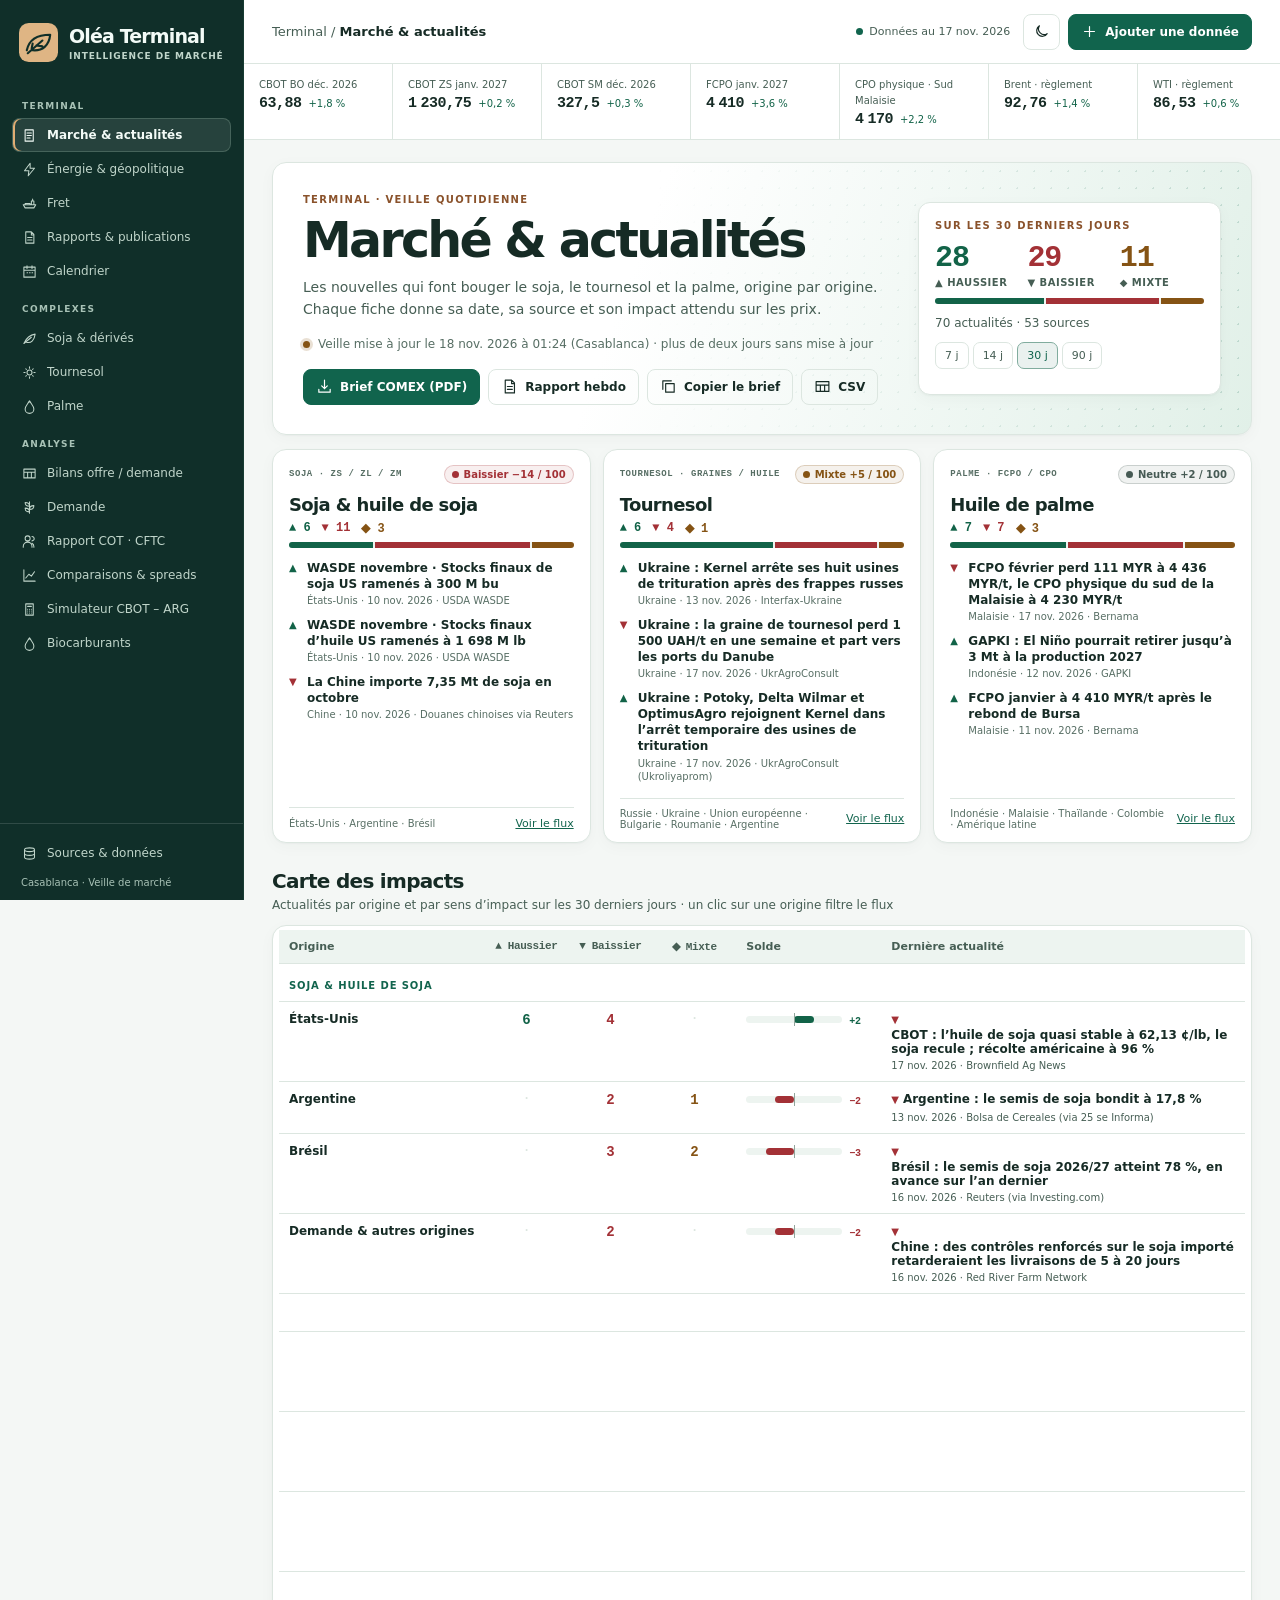
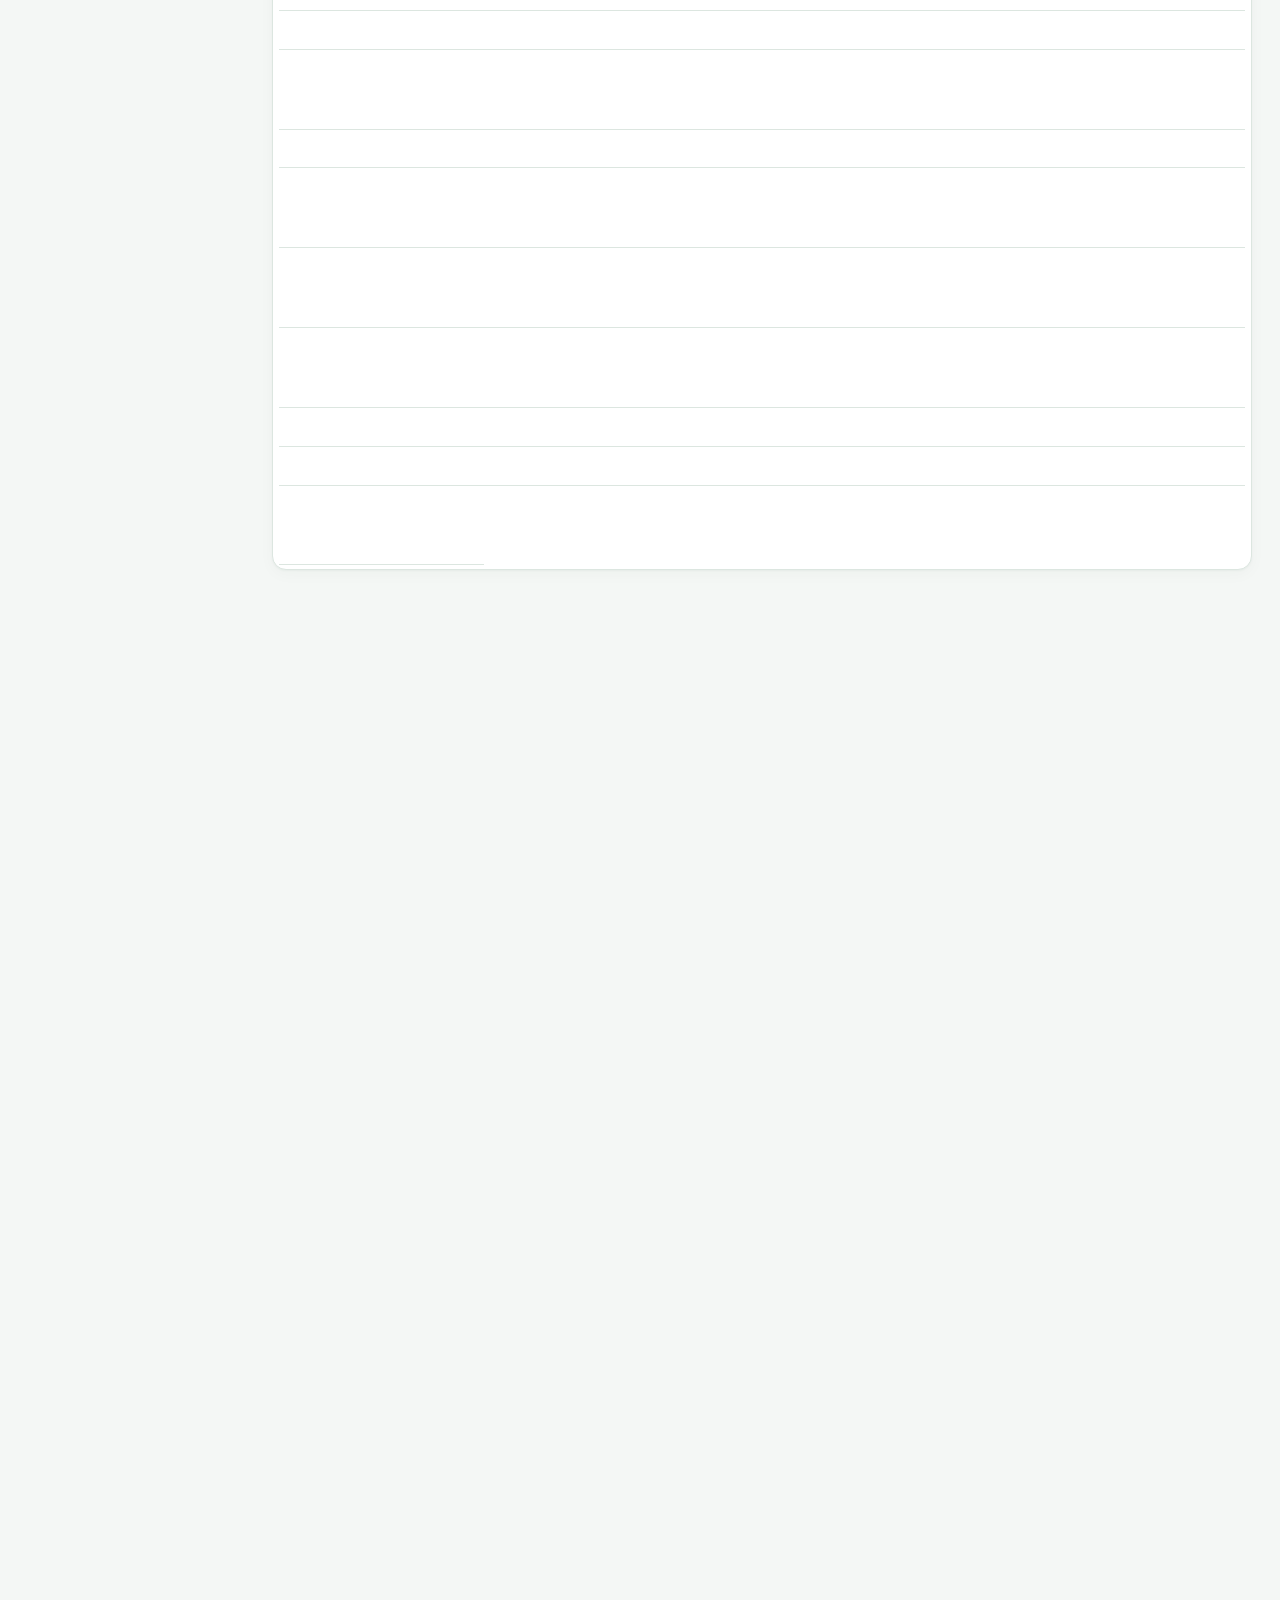
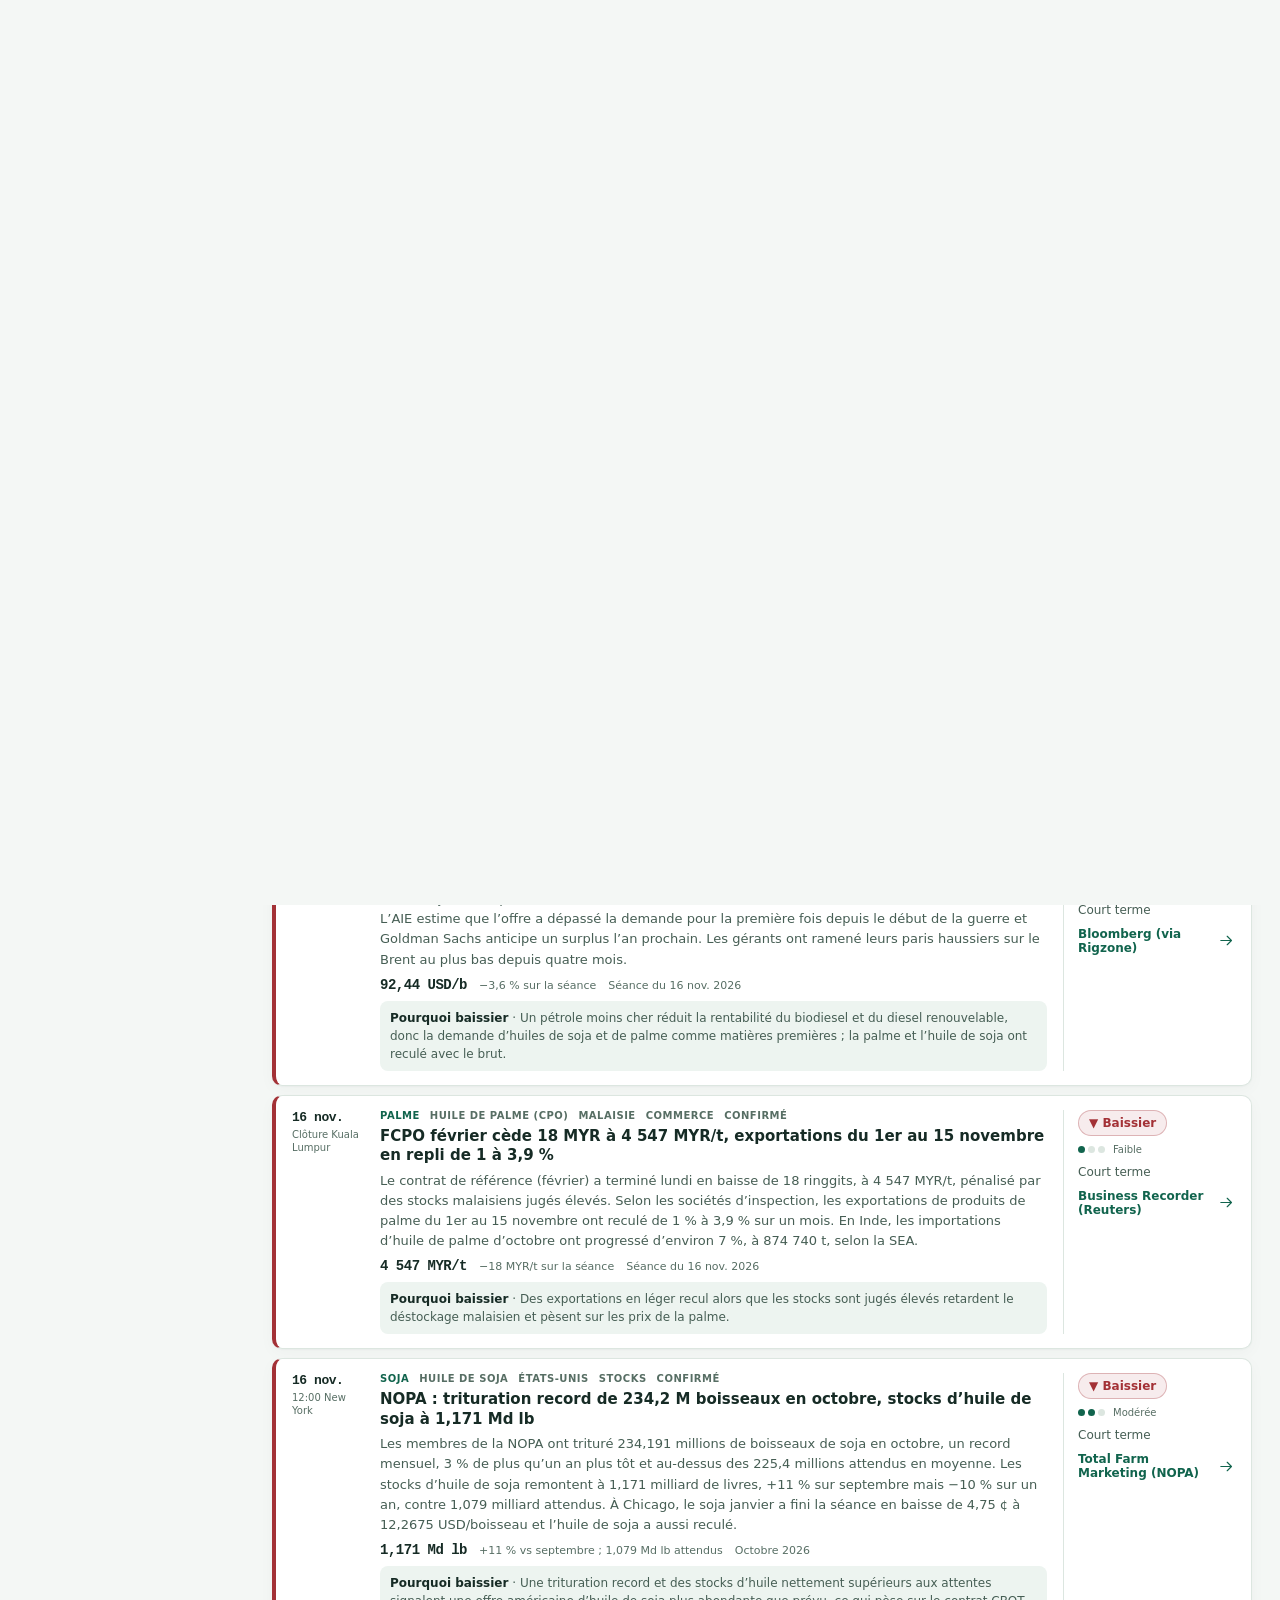
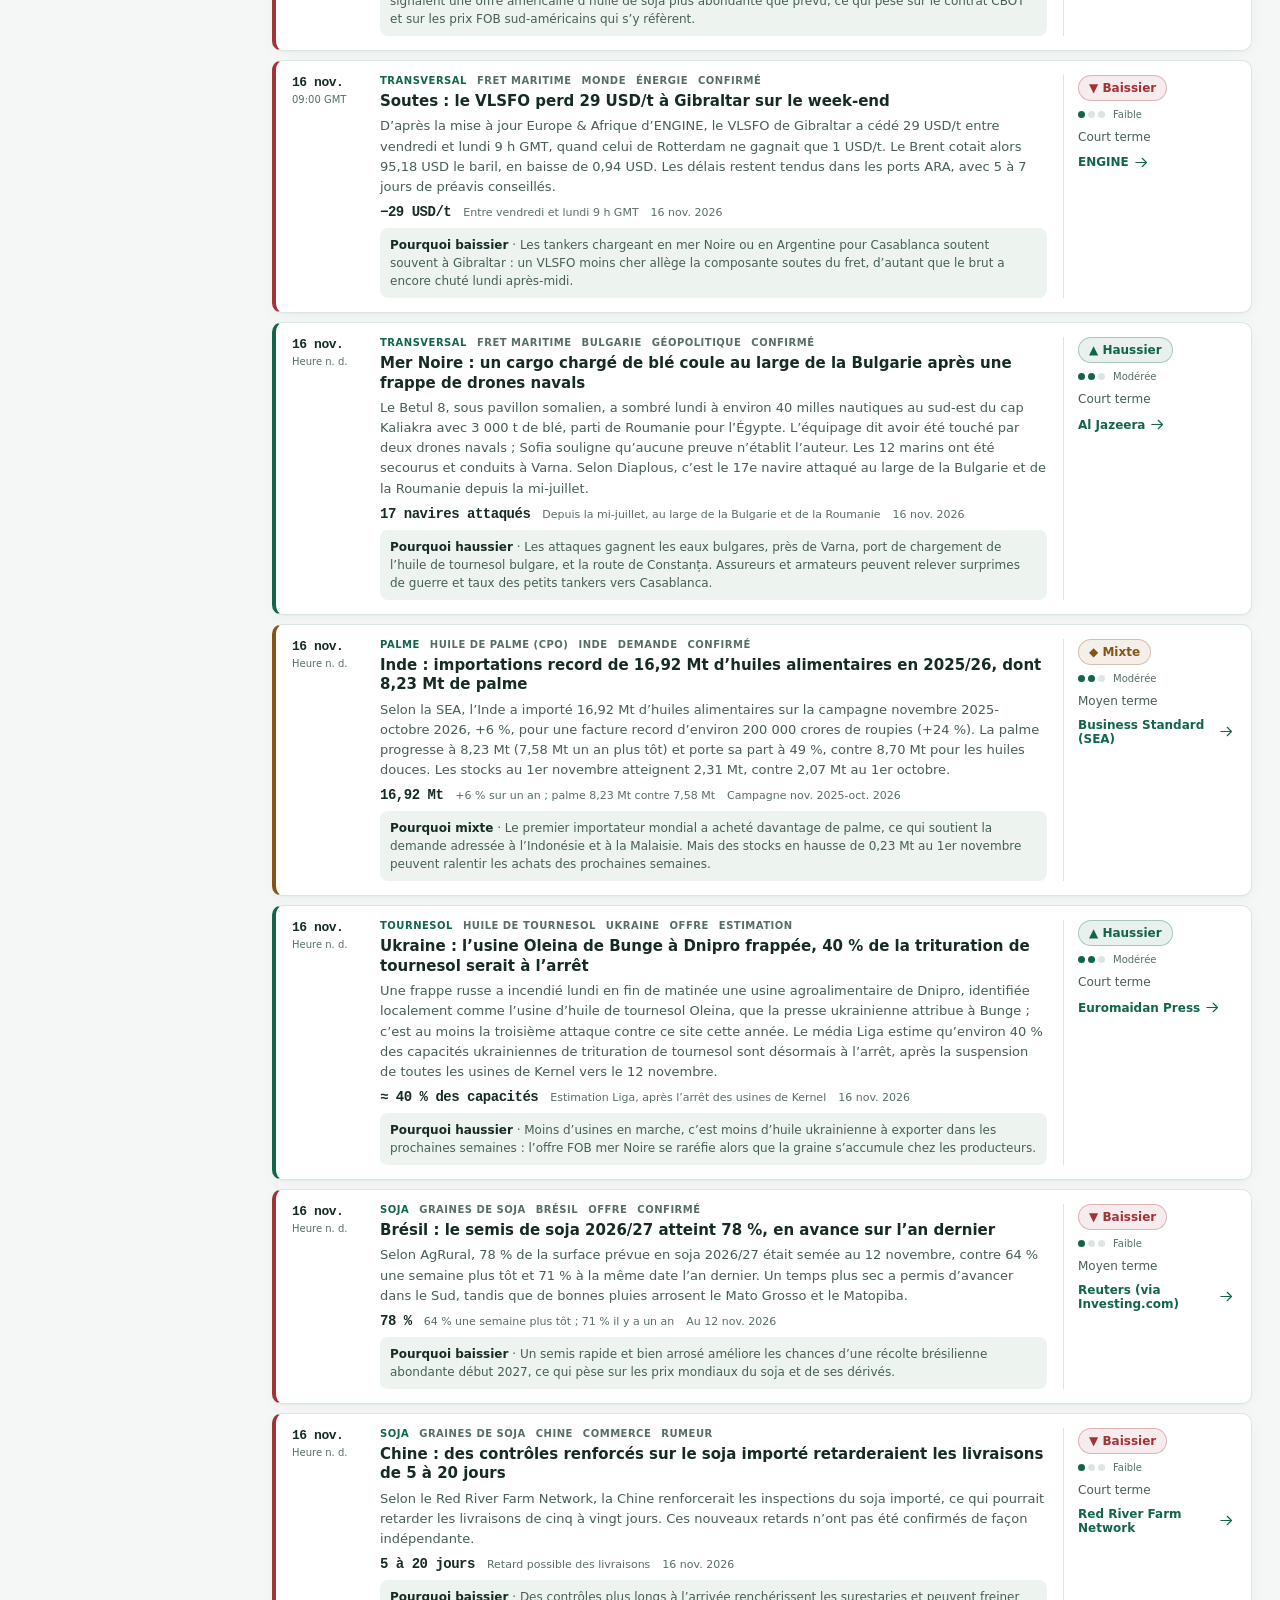
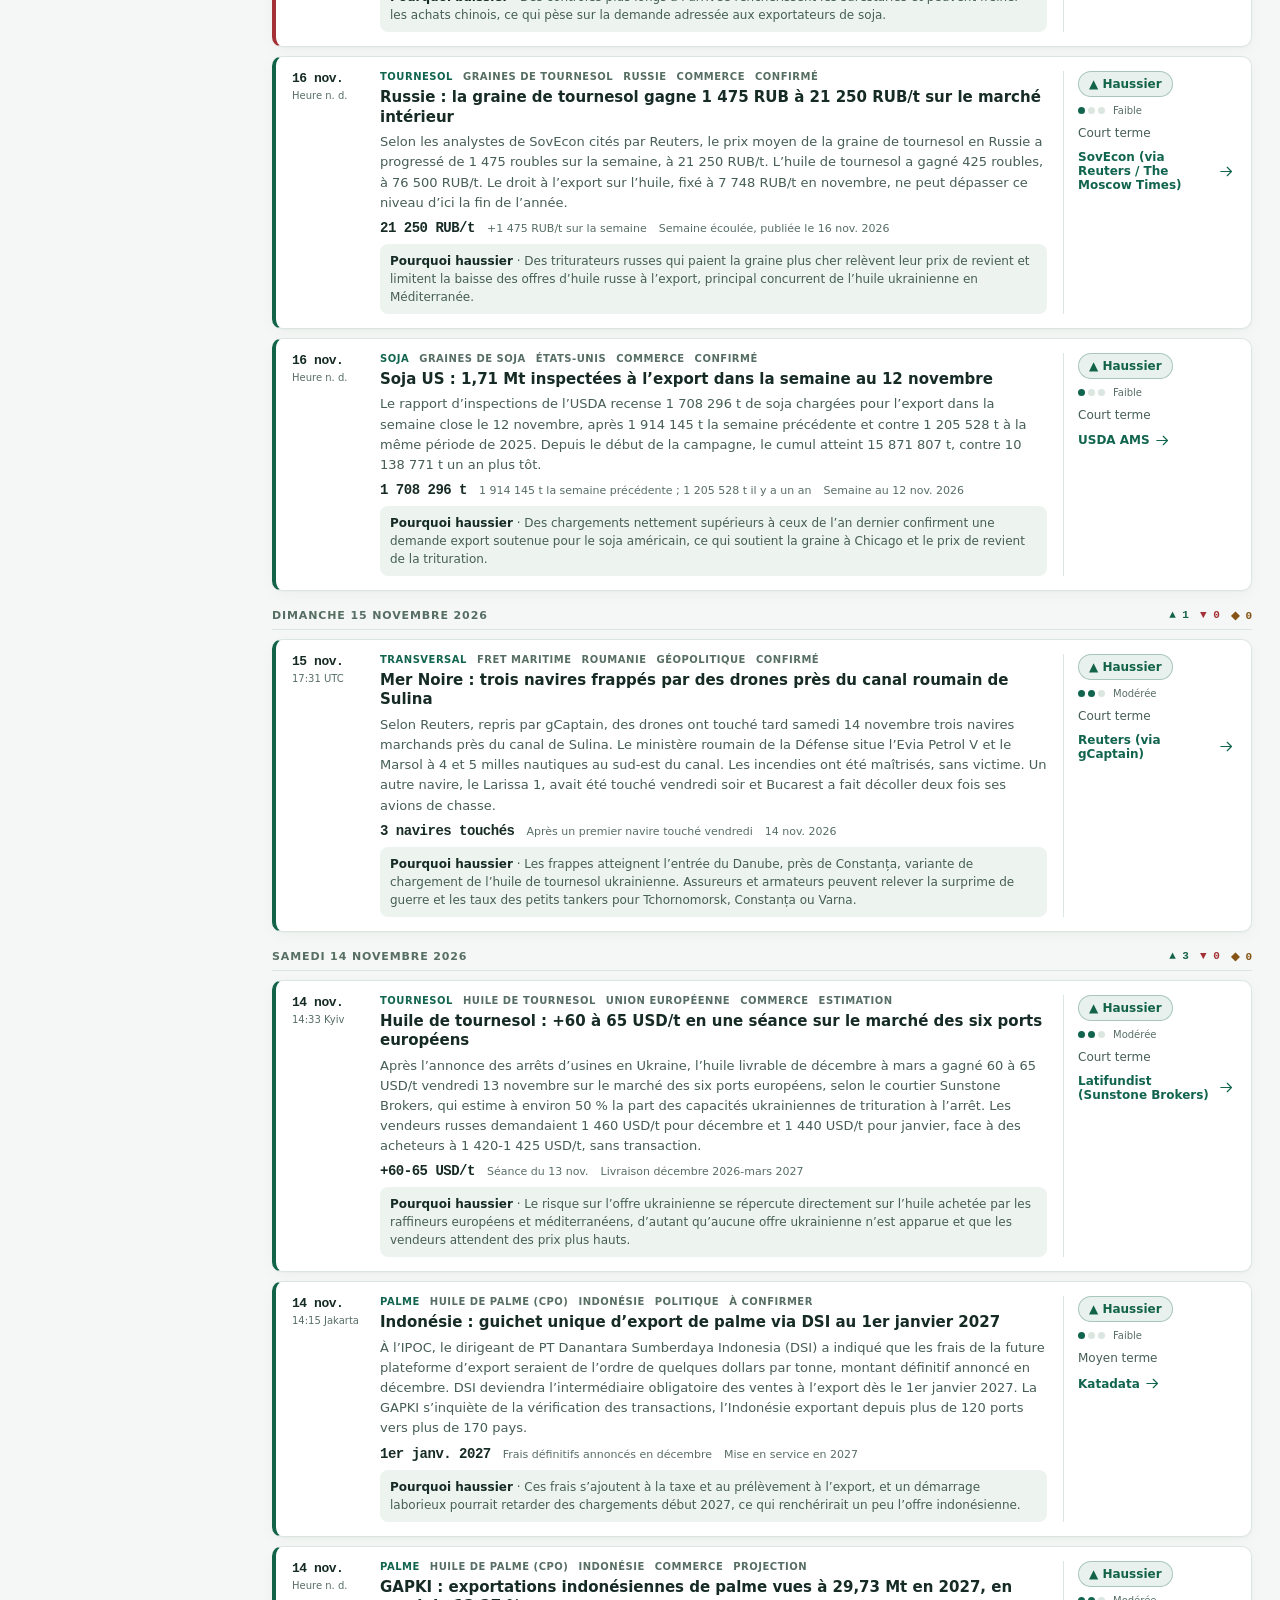
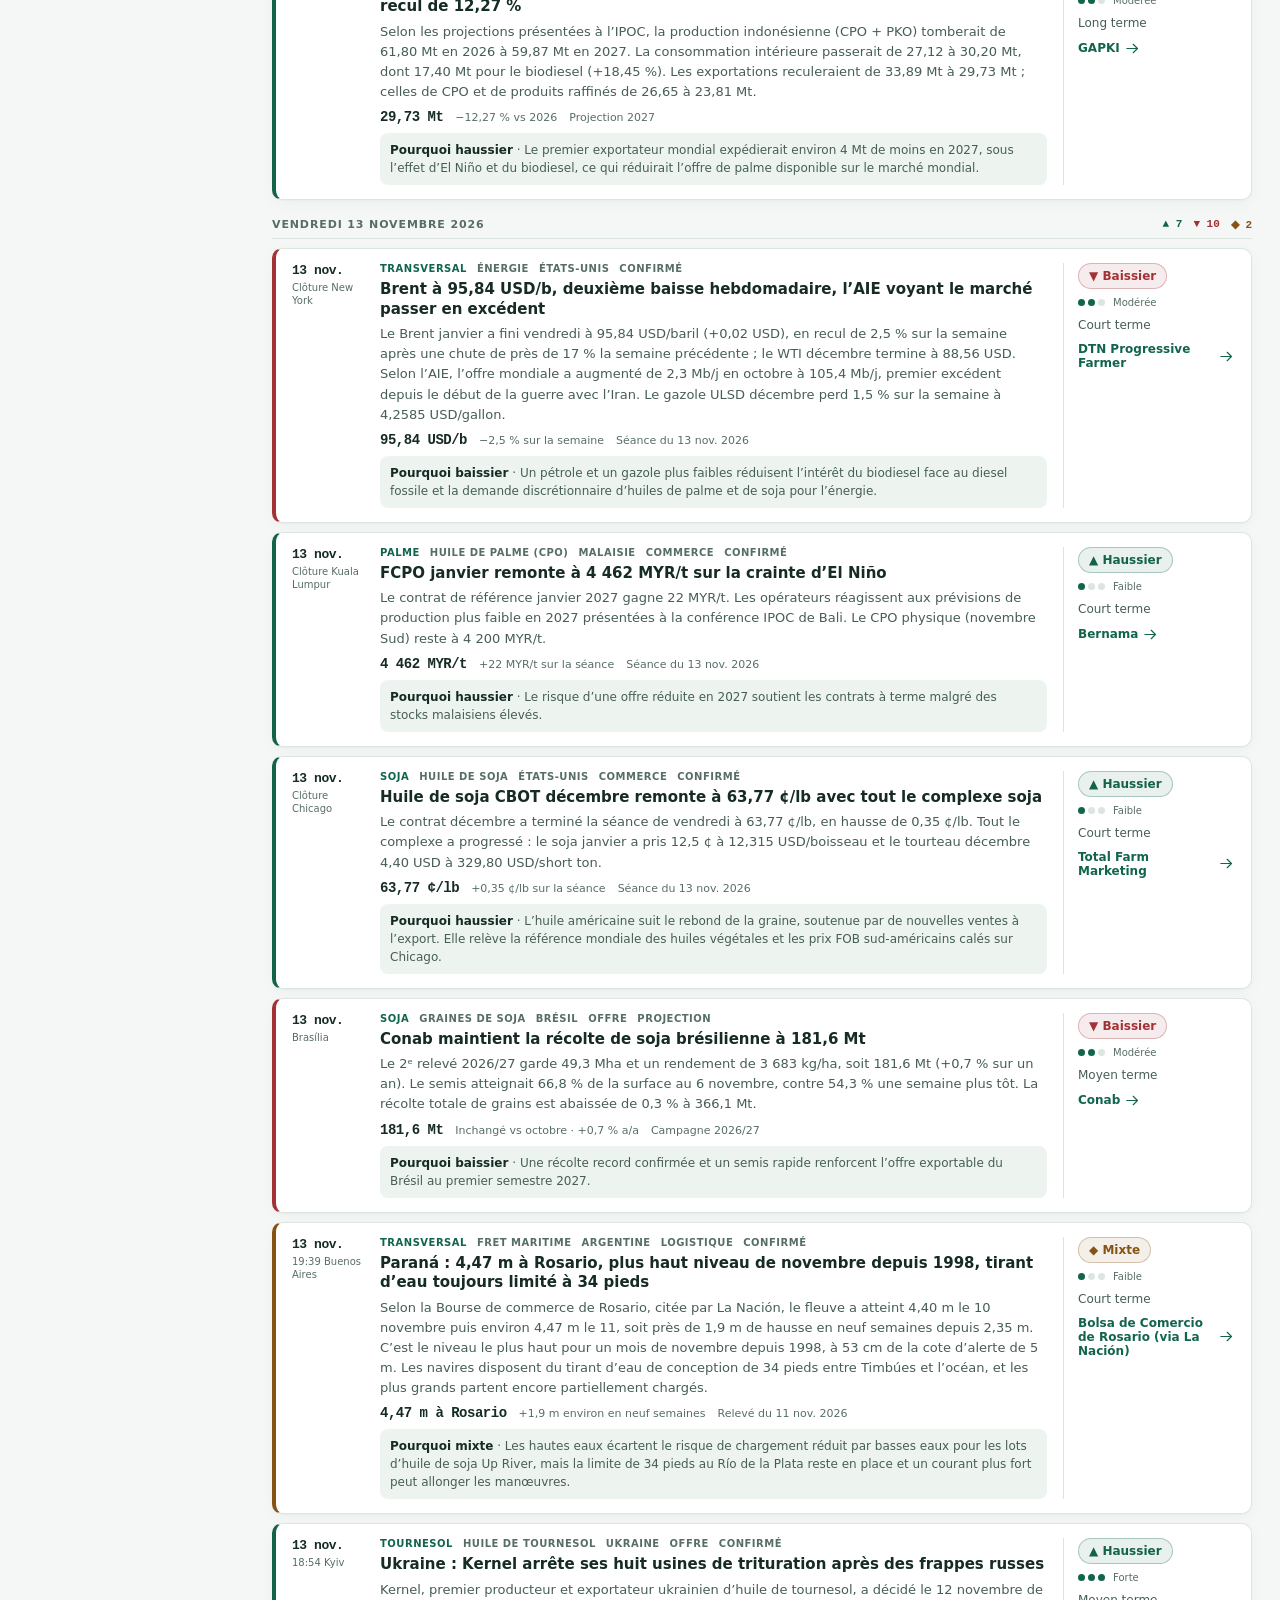
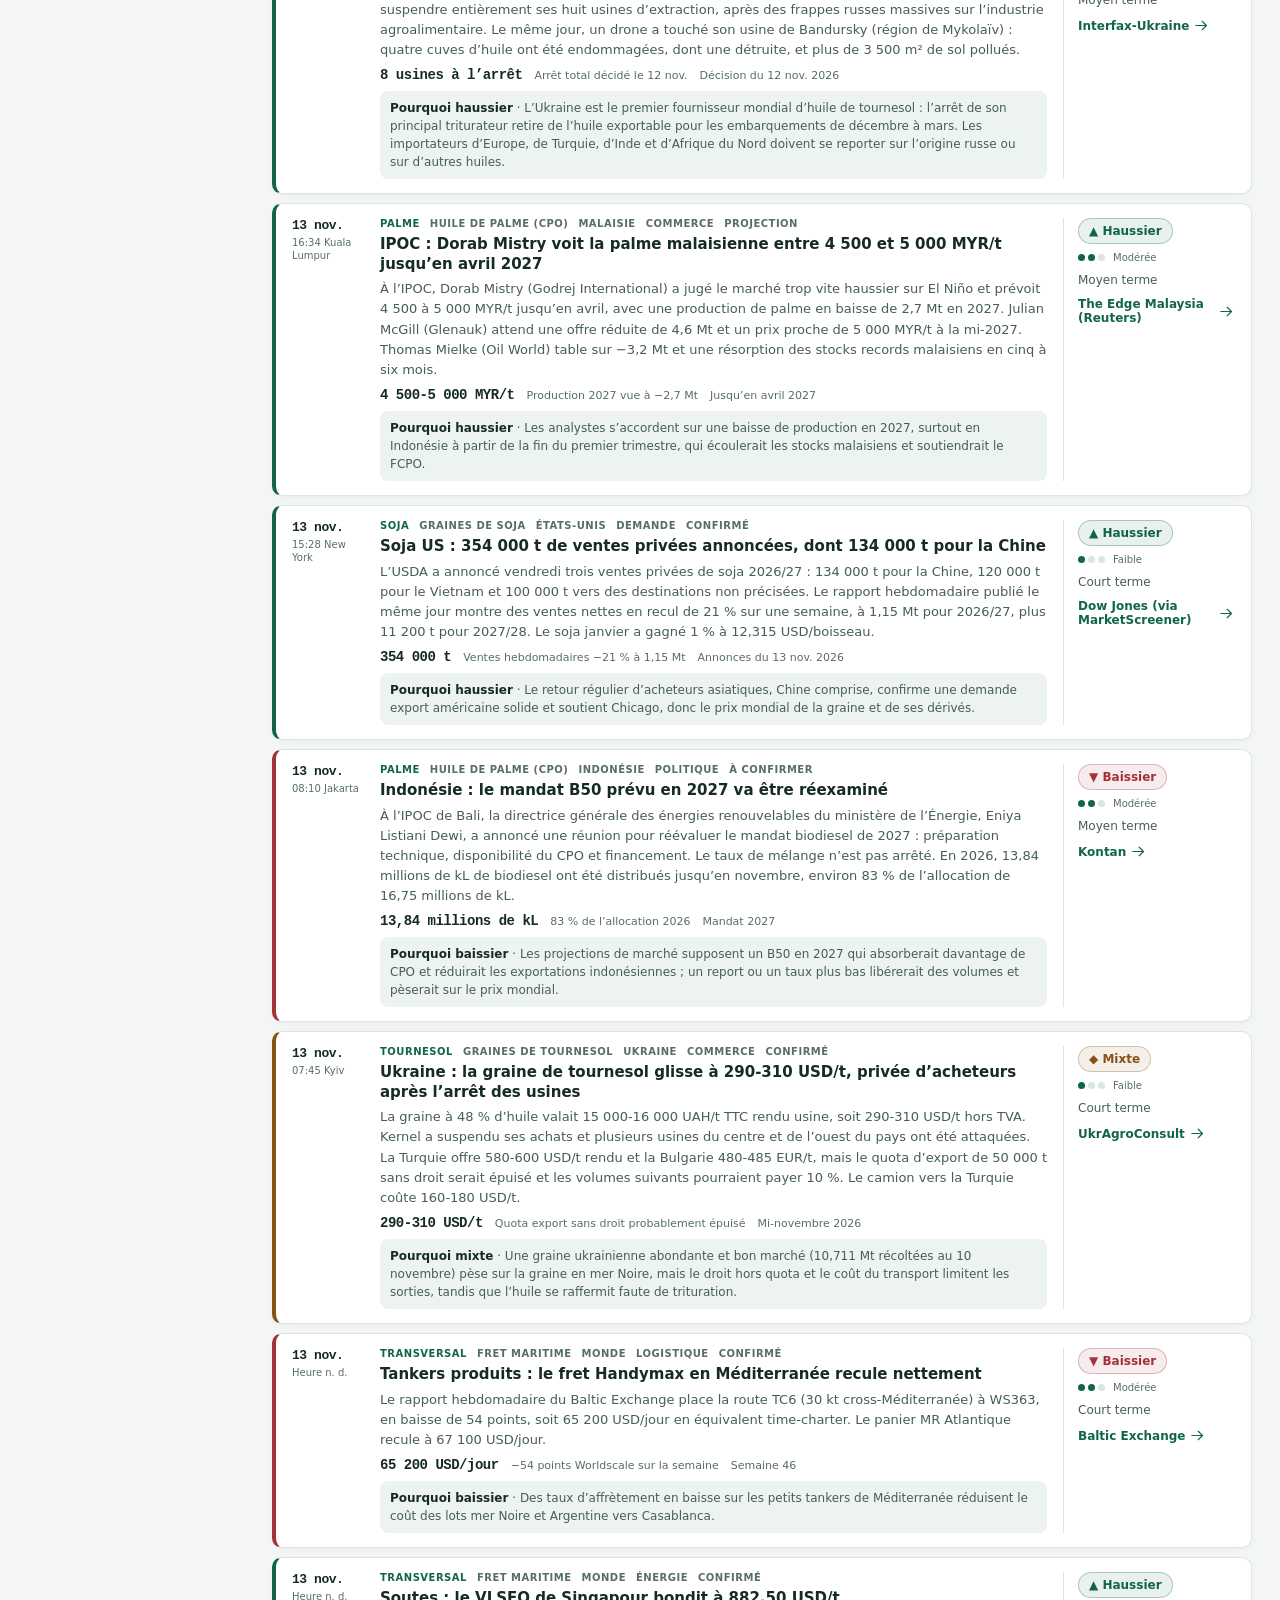
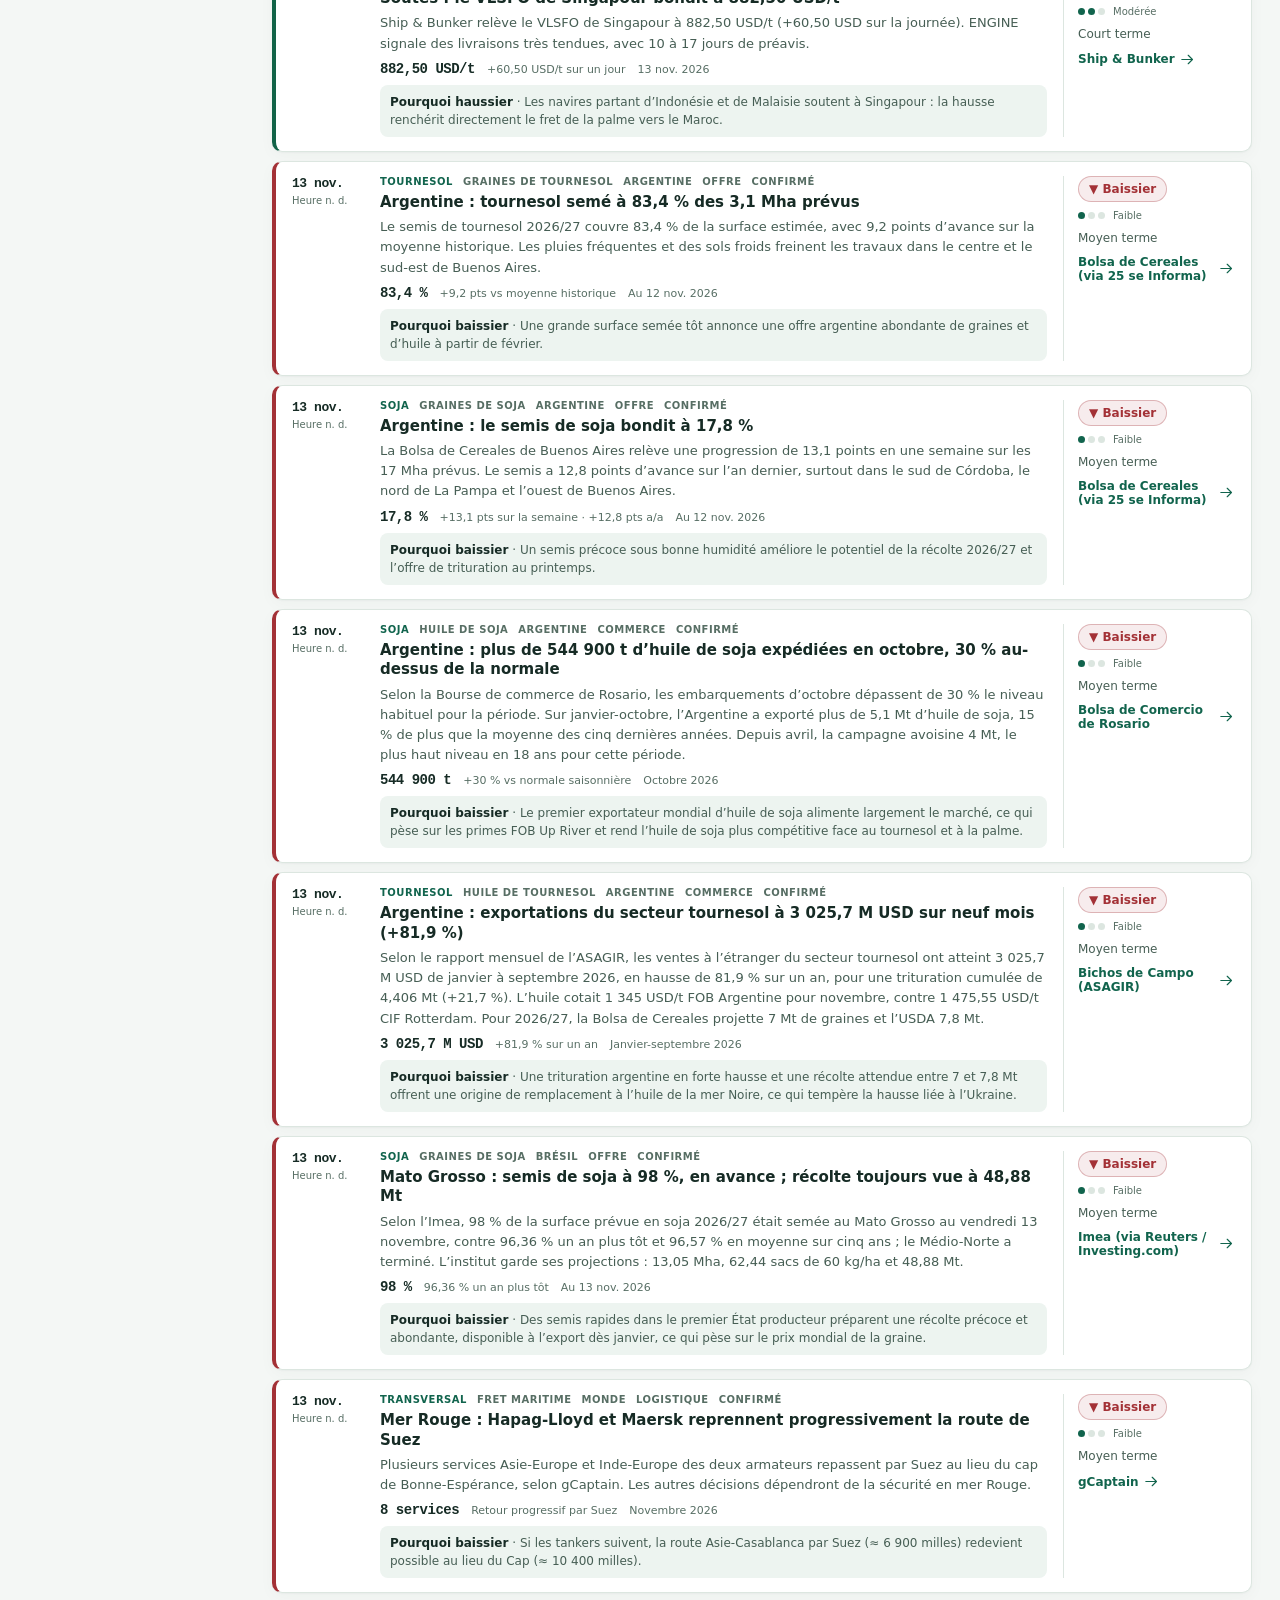
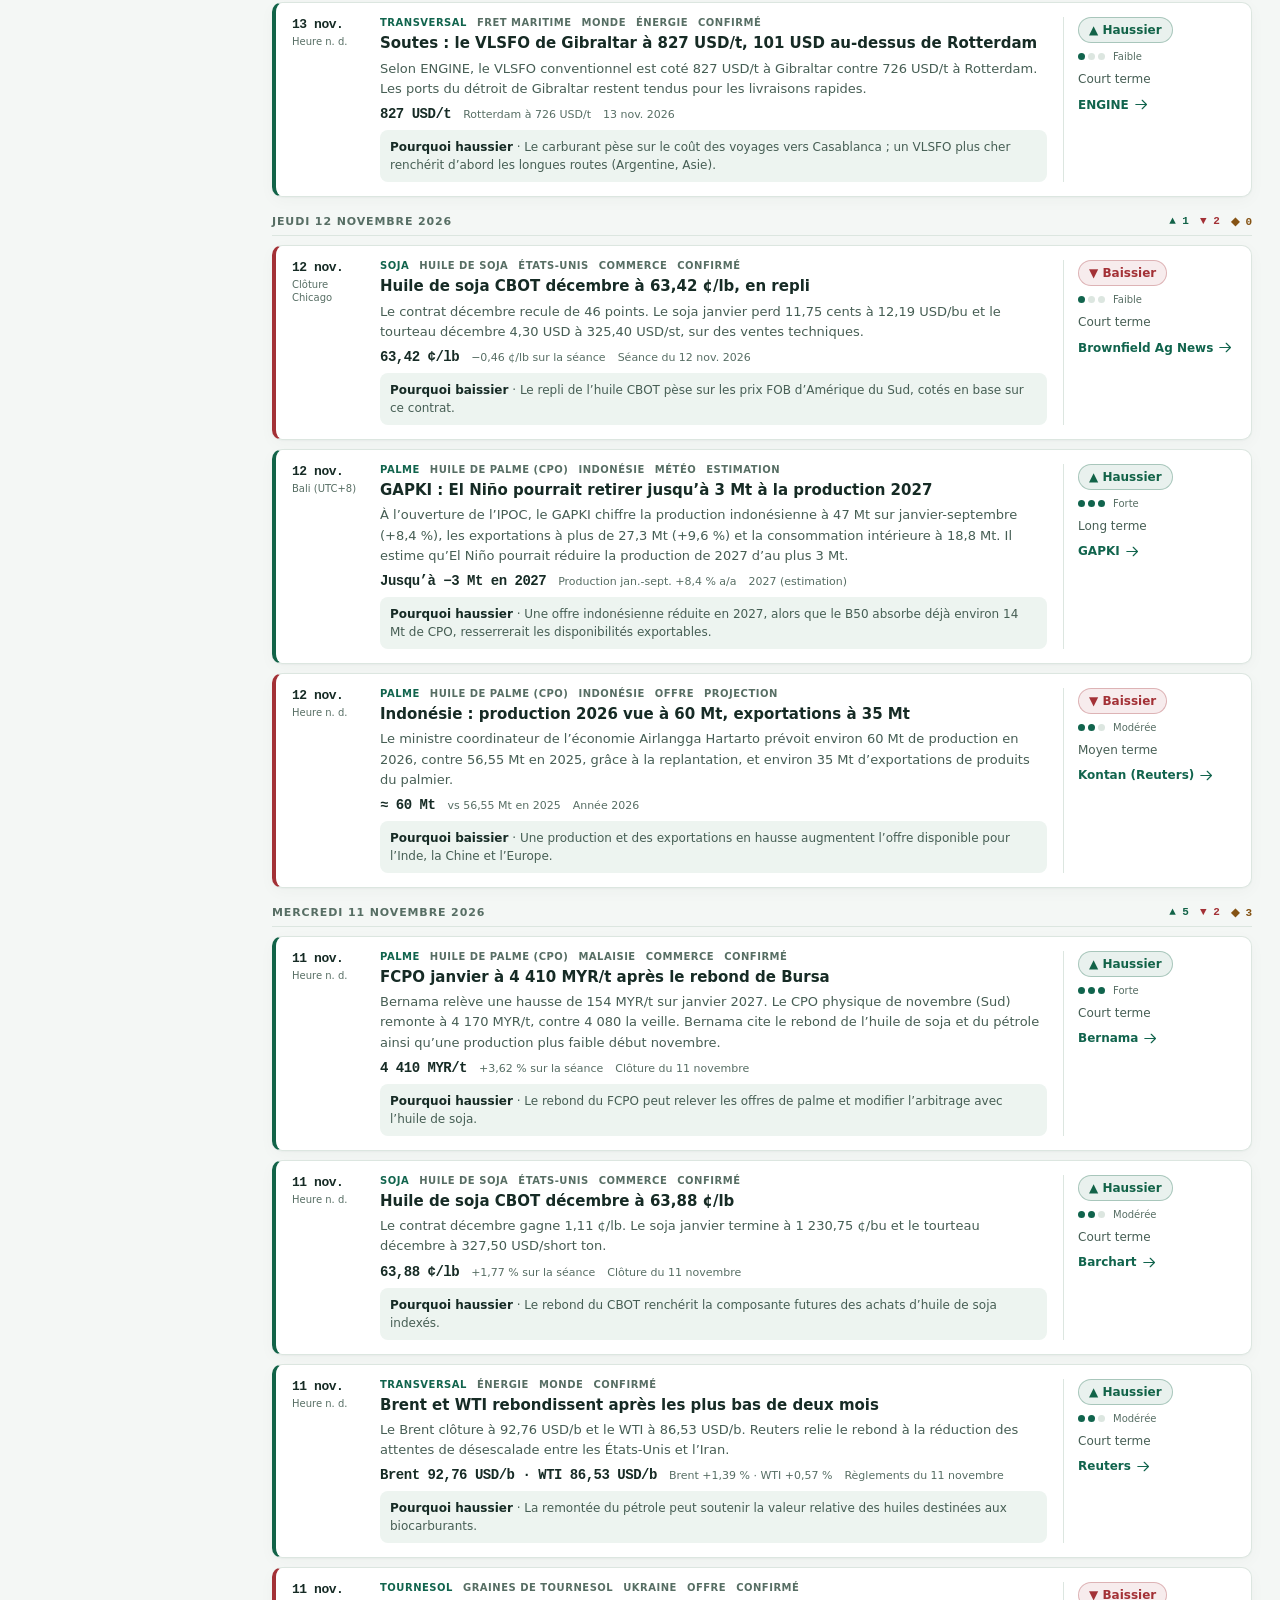
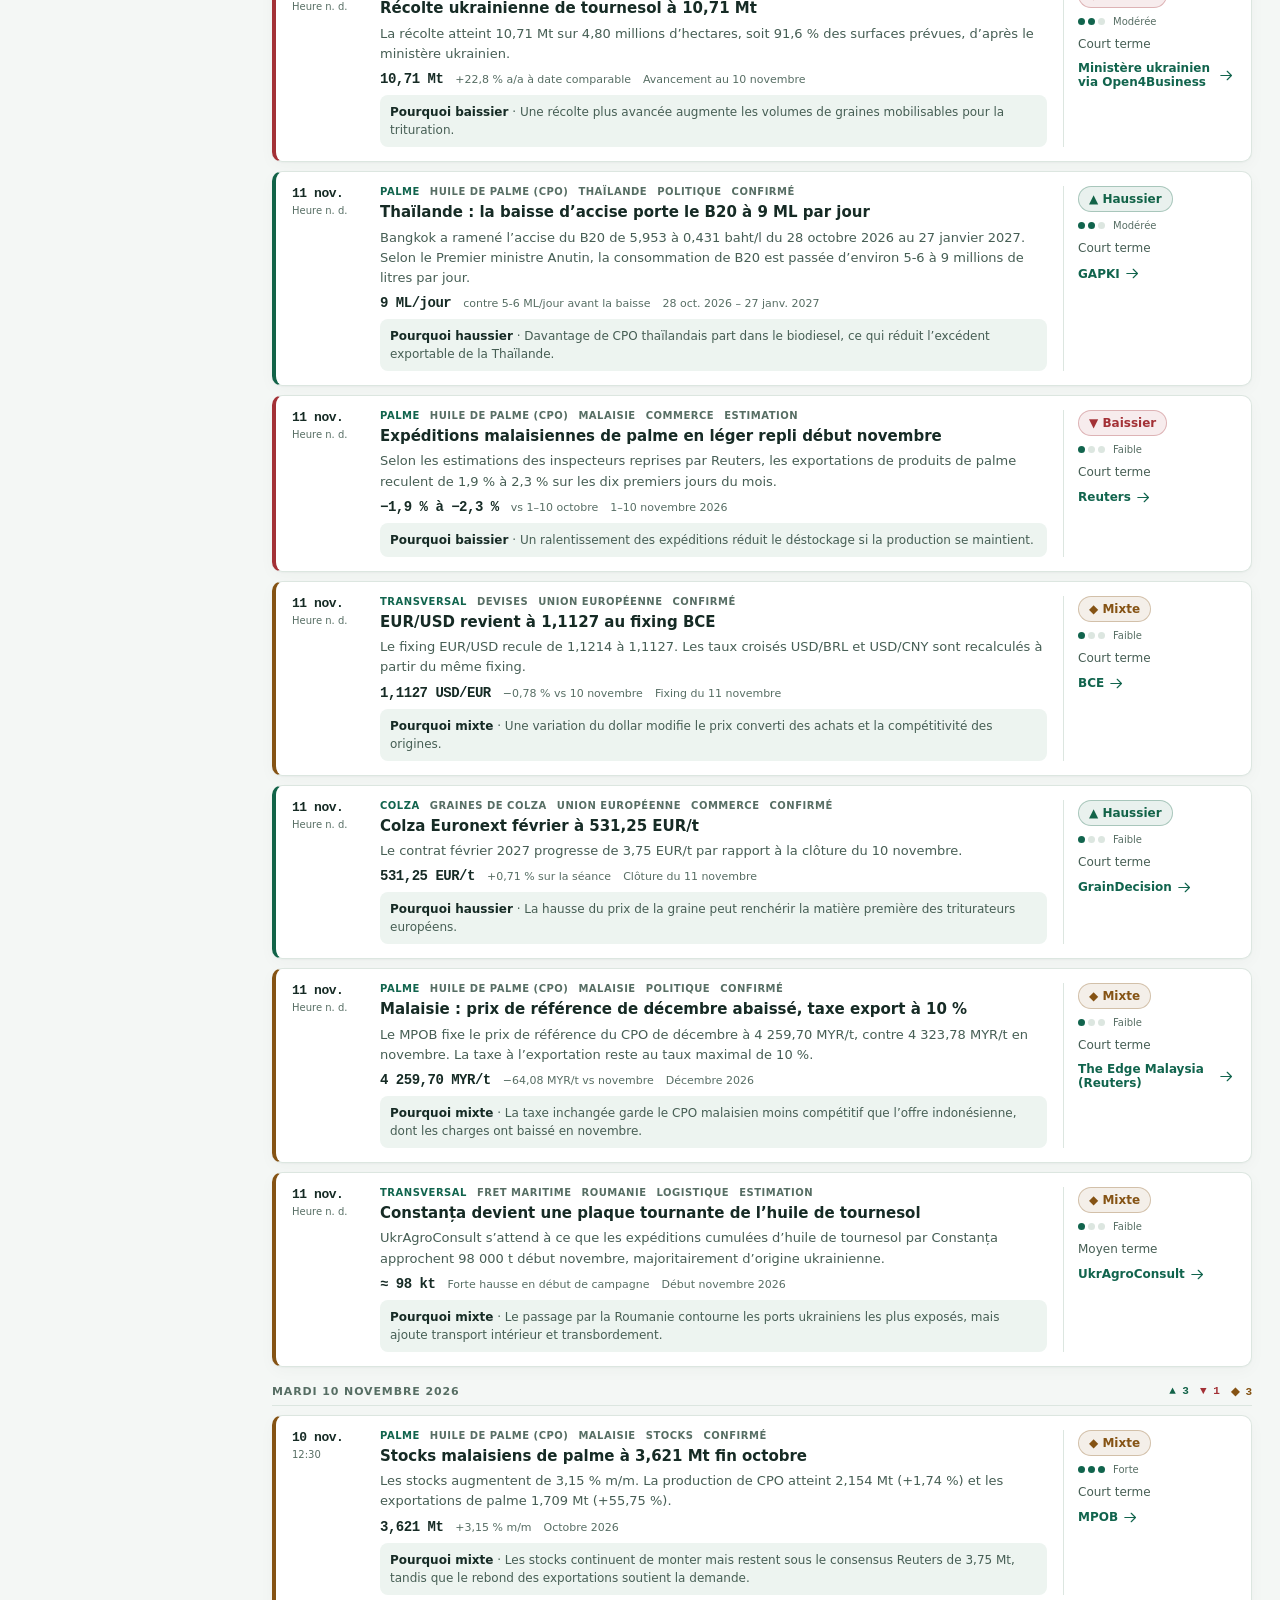
<file: docs/index.html>
<!doctype html>
<html lang="fr">
<head>
  <meta charset="utf-8">
  <meta name="viewport" content="width=device-width, initial-scale=1">
  <meta name="description" content="Veille sourcée, fondamentaux, spreads et rapports pour les marchés mondiaux des huiles végétales.">
  <title>Oléa Terminal — Intelligence des huiles végétales</title>
  <link rel="icon" href="./favicon.svg?v=20261109-ui" type="image/svg+xml">
  <link rel="stylesheet" href="./terminal/style.css?v=20261118-actu">
  <link rel="stylesheet" href="./terminal/energy-news.css?v=20261114">
  <script type="module" src="./terminal/app.js?v=20261118-actu"></script>
</head>
<body>
  <div id="terminal"><div class="boot">Oléa Terminal · Chargement de l’espace de veille…</div></div>
  <noscript>Activez JavaScript pour utiliser Oléa Terminal.</noscript>
</body>
</html>
</file>
<file: docs/terminal/style.css>
/* Oléa Terminal palette */
:root{
  color-scheme:light;
  --bg:#f4f7f5;--nav:#fff;--surface:#fff;--surface2:#edf4f0;
  --line:#dce6e0;--grid-strong:#91a59b;--text:#162b25;--muted:#465e54;--sub:#576e64;
  --accent:#11644d;--accent-ink:#fff;--copper:#8a522b;
  --green:#126348;--red:#a33136;--amber:#855314;--neutral:#465a54;
  --sidebar:#102f29;--sidebar-text:#f3fbf7;--sidebar-muted:#c0d5ca;--sidebar-sub:#a8c2b6;
  --series-1:#08745a;--series-2:#2964a7;--series-3:#a66018;--series-4:#7348ae;--series-5:#b5406b;--series-6:#4d6576;--series-7:#79721e;
  --hero-tint:#e1f0e8;--shadow:0 1px 2px #17372a0a,0 4px 16px #17372a08;
  --shadow-float:0 6px 24px #17372a27;--radius:14px;
  font-family:Inter,"Segoe UI",system-ui,sans-serif;
  background:var(--bg);color:var(--text);font-size:14px
}
:root[data-theme=dark]{
  color-scheme:dark;
  --bg:#10201c;--nav:#172a24;--surface:#1a2e27;--surface2:#233d32;
  --line:#345045;--grid-strong:#729084;--text:#edf8f2;--muted:#bfd0c6;--sub:#a6bdb0;
  --accent:#9edcbc;--accent-ink:#143528;--copper:#e5b181;
  --green:#9bdfb5;--red:#ffaaaa;--amber:#f4c880;--neutral:#c0d6cb;
  --sidebar:#0c231e;--sidebar-text:#f3fbf7;--sidebar-muted:#bfd4c9;--sidebar-sub:#a5bfb2;
  --series-1:#6fdbb3;--series-2:#88b8fa;--series-3:#edb26f;--series-4:#c2a5ff;--series-5:#f59dbf;--series-6:#a8c2d5;--series-7:#d6cc72;
  --hero-tint:#224335;--shadow:0 1px 2px #06100b30;--shadow-float:0 6px 24px #050e0a80
}
*{box-sizing:border-box}body{margin:0;min-width:320px}button,input,select,textarea{font:inherit}button,a,input,select,textarea,summary{-webkit-tap-highlight-color:transparent}button{cursor:pointer}a{color:var(--accent);text-decoration:none}a:hover{text-decoration:underline}button:focus-visible,a:focus-visible,select:focus-visible,input:focus-visible,textarea:focus-visible,summary:focus-visible{outline:2px solid var(--accent);outline-offset:3px}button:disabled{opacity:.5;cursor:default}.boot{padding:2rem;color:var(--muted)}.mono,.num{font-family:"Cascadia Mono","SFMono-Regular",Consolas,monospace;font-variant-numeric:tabular-nums}.num{letter-spacing:-.035em}.ico{width:17px;height:17px;vertical-align:middle;flex:none}.shell{display:grid;grid-template-columns:244px minmax(0,1fr);min-height:100vh}.sidebar{height:100dvh;position:sticky;top:0;display:flex;flex-direction:column;background:var(--sidebar);border-right:1px solid #173c32;z-index:3}.brand{display:flex;align-items:center;gap:11px;padding:23px 19px 21px;color:var(--sidebar-text);text-decoration:none!important}.brand img{width:39px;height:39px}.brand strong{display:block;font-size:19px;font-weight:720;letter-spacing:-.045em}.brand small{display:block;margin-top:4px;color:var(--sidebar-muted);font-size:9px;font-weight:600;letter-spacing:.10em;text-transform:uppercase}.navlist{padding:2px 12px 16px;overflow:auto;scrollbar-width:thin}.navlabel{color:var(--sidebar-sub);font-size:9px;font-weight:750;letter-spacing:.15em;text-transform:uppercase;margin:16px 10px 7px}.navlink{width:100%;display:flex;align-items:center;gap:10px;border-radius:8px;text-align:left;color:var(--sidebar-muted);border:1px solid transparent;padding:8px 9px;font-size:12px;min-height:34px;text-decoration:none!important}.navlink:hover{background:#ffffff12;color:var(--sidebar-text)}.navlink.active{color:var(--sidebar-text);background:#ffffff18;border-color:#c4e7d233;box-shadow:inset 2px 0 #e1ad73;font-weight:700}.navlink .ico{width:15px;height:15px}.sidefoot{margin-top:auto;padding:12px;border-top:1px solid #ffffff22}.sidefoot small{display:block;padding:7px 9px 0;color:var(--sidebar-sub);font-size:10px}.workarea{min-width:0}.topbar{display:flex;align-items:center;justify-content:space-between;gap:10px;padding:12px 28px;background:var(--nav);border-bottom:1px solid var(--line);min-height:64px}.topbar-left,.actions,.inline{display:flex;align-items:center;gap:8px;flex-wrap:wrap}.crumb{color:var(--muted);font-size:13px}.crumb strong{color:var(--text);font-weight:600}.dot{display:inline-block;width:7px;height:7px;border-radius:50%;background:currentColor;flex:none}.snapshot{font-size:11px;color:var(--muted);display:flex;gap:6px;align-items:center;margin-right:5px}.snapshot .dot{color:var(--accent)}.button,.chip{display:inline-flex;align-items:center;justify-content:center;gap:7px;border:1px solid var(--line);background:var(--surface);color:var(--text);border-radius:8px;padding:8px 12px;min-height:36px;font-size:12px;font-weight:650;text-decoration:none!important}.button:hover,.chip:hover{border-color:var(--sub);background:var(--surface2)}.button.primary{background:var(--accent);color:var(--accent-ink);border-color:var(--accent)}.button.primary:hover{filter:brightness(.91)}.button.icon{padding:7px 9px}.button.ghost{background:transparent}.mobile-toggle{display:none}.ticker{display:grid;grid-auto-columns:minmax(149px,1fr);grid-auto-flow:column;overflow-x:auto;border-bottom:1px solid var(--line);scrollbar-width:thin;background:var(--surface)}.tick{padding:11px 15px;border-right:1px solid var(--line);min-width:0}.tick span{font-size:10px;color:var(--muted)}.tick div{display:flex;gap:7px;align-items:baseline;margin-top:4px;white-space:nowrap}.tick b{font-size:15px}.tick small{font-size:10px}.positive{color:var(--green)!important}.negative{color:var(--red)!important}.mixed{color:var(--amber)!important}.neutral{color:var(--neutral)!important}.muted{color:var(--muted)}.sub{color:var(--sub)}.content{padding:22px 28px 40px;max-width:1680px;margin:auto}.filterbar{display:flex;flex-wrap:wrap;align-items:center;gap:7px;margin-bottom:18px;padding:9px 11px;border:1px solid var(--line);border-radius:10px;background:var(--surface)}.filterbar label:first-child{margin-right:3px}.filterbar select{max-width:156px;min-height:33px;font-size:11px;padding:5px 7px}.filterbar .button{min-height:33px;padding:5px 8px}.filter-title{display:flex;align-items:center;gap:6px;color:var(--muted);font-size:11px}.eyebrow{display:block;color:var(--copper);font-size:10px;font-weight:750;letter-spacing:.13em;text-transform:uppercase;line-height:1.5}.hero{position:relative;isolation:isolate;overflow:hidden;display:grid;grid-template-columns:minmax(0,1fr) minmax(265px,33%);gap:23px;align-items:center;padding:29px 30px;border:1px solid var(--line);border-radius:var(--radius);background:linear-gradient(110deg,var(--surface) 37%,var(--hero-tint));box-shadow:var(--shadow);margin-bottom:24px}.hero:after{content:"";position:absolute;inset:0 0 0 37%;z-index:-1;background-image:radial-gradient(color-mix(in srgb,var(--accent) 24%,transparent) 1px,transparent 1px);background-size:17px 17px;mask-image:linear-gradient(90deg,transparent,#000);opacity:.72;pointer-events:none}.hero h1,.pagehead h1{margin:8px 0 10px;font-size:clamp(30px,4vw,49px);font-weight:750;letter-spacing:-.055em;line-height:1.06}.hero p,.pagehead p{color:var(--muted);line-height:1.55;margin:0 0 15px;max-width:660px}.hero .actions{margin-top:15px}.gauge{position:relative;border:1px solid var(--line);background:var(--surface);border-radius:12px;padding:16px 17px;box-shadow:var(--shadow)}.gauge .score{font-size:38px;line-height:1.1;margin:5px 0;letter-spacing:-.075em}.spread-between{display:flex;justify-content:space-between;align-items:center;gap:8px;flex-wrap:wrap}.gaugebar{height:6px;margin:10px 0 6px;border-radius:5px;background:linear-gradient(90deg,#cf6867,#d5a36c 43%,#a5b4ab 51%,#6baf8b 77%,#24875f);position:relative}.gaugebar i{position:absolute;width:9px;height:9px;border:1.5px solid var(--surface);border-radius:50%;background:var(--text);top:-2px;transform:translateX(-50%)}.gauge .scale{font-size:9px;color:var(--muted)}.gauge summary{cursor:pointer;font-size:11px;color:var(--muted);margin-top:8px}.gauge details p{font-size:11px;margin:5px 0 0}.section-head{display:flex;justify-content:space-between;align-items:end;gap:12px;margin:26px 0 11px}.section-head h2{margin:0 0 3px;font-size:20px;font-weight:720;letter-spacing:-.035em}.section-head p,.small{font-size:12px;color:var(--muted);margin:0;line-height:1.5}.section-head a{font-size:11px;white-space:nowrap}.market-grid{display:grid;grid-template-columns:repeat(5,minmax(0,1fr));gap:9px}.market-card,.panel{border:1px solid var(--line);border-radius:var(--radius);background:var(--surface);box-shadow:var(--shadow);min-width:0}.market-card{padding:13px;color:var(--text);display:flex;flex-direction:column;text-decoration:none!important}.market-card:hover{border-color:var(--accent);background:var(--surface2)}.market-code{font:700 9px/1.4 "Cascadia Mono",monospace;color:var(--sub);letter-spacing:.06em}.market-card h3{font-size:14px;margin:7px 0 6px;letter-spacing:-.025em}.market-card ul{list-style:none;padding:0;margin:8px 0 10px;font-size:10px;line-height:1.4;color:var(--muted)}.market-card li{overflow:hidden;white-space:nowrap;text-overflow:ellipsis;margin:4px 0}.market-card li::before{content:"·";padding-right:5px;color:var(--accent)}.market-card footer{border-top:1px solid var(--line);padding-top:7px;color:var(--sub);font-size:9px;margin-top:auto}.badge{display:inline-flex;align-items:center;gap:5px;padding:3px 7px;white-space:nowrap;border-radius:999px;font-size:10px;font-weight:650;border:1px solid color-mix(in srgb,currentColor 23%,transparent);background:color-mix(in srgb,currentColor 8%,transparent);width:max-content;max-width:100%}.dashboard-grid{display:grid;grid-template-columns:minmax(0,1.72fr) minmax(265px,1fr);gap:12px;margin-top:15px}.panel{padding:17px 19px}.panel h2,.panel h3{margin:0 0 5px;letter-spacing:-.025em}.panel h2{font-size:18px}.panel h3{font-size:14px}
.chart-wrap{position:relative;container-type:inline-size;margin:14px 0 10px}
.chart-key{display:flex;align-items:center;justify-content:space-between;gap:12px;margin:0 0 8px;padding:0 0 12px;border-bottom:1px solid var(--line)}
.legend{display:flex;align-items:center;gap:9px 17px;flex-wrap:wrap;font-size:12px;font-weight:600;color:var(--muted)}
.legend button{display:inline-flex;align-items:center;gap:7px;padding:4px 6px;border:1px solid transparent;border-radius:5px;background:transparent;color:inherit;font:inherit;text-align:left}
.legend button:hover:not(:disabled){background:var(--surface2);border-color:var(--line)}
.legend button[aria-pressed="false"]{opacity:.65;text-decoration:line-through}
.legend button:disabled{opacity:1;cursor:default}
.chart-view{position:relative}
.chart-settings{margin:0 0 10px}
.chart-settings summary{font-size:12px}
.chart-controls{display:flex;align-items:end;flex-wrap:wrap;gap:8px;padding:10px;margin-top:7px;border:1px solid var(--line);border-radius:9px;background:var(--surface2)}
.chart-controls label{display:grid;gap:4px;max-width:100%;color:var(--muted);font-size:11px;font-weight:650}
.chart-controls select{width:100%;font-size:12px}
.chart-controls .button{min-height:34px}
.legend i{width:17px;height:3px;border-radius:2px;background:var(--series);flex:none}
.chart-unit{flex:none;padding:3px 8px;background:var(--surface2);color:var(--muted);border:1px solid var(--line);border-radius:6px;font-size:11px;font-weight:700}
.chart-frame{display:grid;grid-template-columns:48px minmax(0,1fr);grid-template-rows:auto 26px;gap:5px 12px;padding:9px 10px 0 0}
.chart-axis-y,.chart-axis-x{position:relative;color:var(--muted);font-size:11px;font-variant-numeric:tabular-nums;line-height:1;white-space:nowrap}
.chart-axis-y span,.chart-axis-x span{position:absolute}
.chart-axis-y span{top:var(--y);right:0;transform:translateY(-50%)}
.chart-axis-x{grid-column:2}
.chart-axis-x span{left:var(--x);top:9px;transform:translateX(-50%)}
.chart-axis-x span:last-child:not(:only-child){transform:translateX(-100%)}
.chart-plot{position:relative;height:var(--plot-height);touch-action:pan-y;cursor:crosshair}
.chart{width:100%;height:100%;display:block;overflow:visible;pointer-events:none}
.chart .grid{stroke:var(--line);stroke-width:1;vector-effect:non-scaling-stroke}
.chart .zero{stroke:var(--grid-strong);stroke-dasharray:4 3}
.chart-line{fill:none;stroke-linecap:round;stroke-linejoin:round;vector-effect:non-scaling-stroke}
.chart-guide{position:absolute;top:0;bottom:0;border-left:1px dashed var(--grid-strong);pointer-events:none}
.chart-point{position:absolute;left:var(--x);top:var(--y);transform:translate(-50%,-50%);width:7px;height:7px;min-width:0;padding:0;border:1.5px solid var(--surface);border-radius:50%;background:var(--series);cursor:crosshair}
.chart-point[data-active],.chart-point:focus-visible{z-index:1;width:12px;height:12px;box-shadow:0 0 0 2px var(--series)}
.chart-point:focus-visible{outline:2px solid var(--text);outline-offset:3px}
.chart-tooltip{position:absolute;z-index:2;pointer-events:none;width:max-content;min-width:min(165px,100%);max-width:min(335px,100%);padding:10px;border:1px solid var(--line);border-radius:11px;background:var(--surface);color:var(--text);box-shadow:var(--shadow-float);font-size:12px;line-height:1.35}
.chart-tooltip strong{display:block;margin:0 4px 6px;font-size:13px}
.chart-reading{display:grid;grid-template-columns:7px minmax(0,1fr) max-content;align-items:center;gap:7px;padding:5px 6px;border-radius:5px;color:var(--muted)}
.chart-reading.selected{background:var(--surface2);color:var(--text)}
.chart-reading i{width:7px;height:7px;border-radius:50%;background:var(--series)}
.chart-reading span{overflow-wrap:anywhere}
.chart-reading b{color:var(--text);font-variant-numeric:tabular-nums}
.season-year-picker{min-inline-size:0;margin:10px 0 12px;padding-block:8px 12px}
.season-year-picker legend{padding:0 6px;font-size:13px;font-weight:700}
.season-year-picker .seg{margin-top:8px}
.season-year-picker .seg button{min-height:32px;font-variant-numeric:tabular-nums}
.season-year-picker .seg button:disabled{opacity:1}
.sun-campaign{margin:14px 0}
.sun-campaign>.small{margin-bottom:8px;font-weight:700}
.sun-kpi{display:grid;gap:6px;padding:12px 14px}
.sun-kpi strong{font-size:17px}
.sun-benchmark,.sun-history-charts .panel>.small:last-child{margin:10px 0 0;padding:9px 11px;border-radius:8px;background:var(--surface2)}
.sun-history-charts{margin-top:12px}
@container(max-width:390px){
  .chart-frame{grid-template-columns:36px minmax(0,1fr);gap:5px 9px}
  .chart-axis-y,.chart-axis-x,.legend{font-size:10px}
  .chart-axis-x span:nth-child(even):not(:last-child),
  .chart-axis-x span:nth-child(n+5):nth-last-child(2){display:none}
}
.calendar-mini{display:grid;grid-template-columns:40px 1fr;gap:9px;padding:10px 0;border-bottom:1px solid var(--line);align-items:center}.calendar-mini:last-child{border-bottom:0}.datebox{background:var(--surface2);border:1px solid var(--line);border-radius:8px;display:grid;place-content:center;text-align:center;min-height:37px;font-size:9px;color:var(--muted)}.datebox strong{font-size:14px;color:var(--text)}.calendar-mini b{font-size:12px}.calendar-mini p{font-size:10px;color:var(--muted);margin:4px 0 0}.pagehead{margin:7px 0 21px;padding:22px 25px 9px;border:1px solid var(--line);border-left:3px solid var(--accent);border-radius:var(--radius);background:var(--surface);box-shadow:var(--shadow)}.pagehead h1{font-size:clamp(26px,3.8vw,40px)}.toolbar{display:flex;align-items:center;gap:8px;flex-wrap:wrap;margin:12px 0}.toolbar label{font-size:11px;color:var(--muted)}input,select,textarea{color:var(--text);background:var(--surface);border:1px solid var(--line);border-radius:7px;padding:8px 9px;min-width:0}textarea{min-height:70px;resize:vertical}input[type=checkbox]{accent-color:var(--accent)}input[type=range]{width:100%;accent-color:var(--accent);padding:0}.scroll{overflow:auto;max-width:100%}.table{border-collapse:collapse;width:100%;text-align:left;font-size:12px}.table th{background:var(--surface2);font-weight:700;color:var(--muted);font-size:11px}.table th,.table td{padding:10px 10px;border-bottom:1px solid var(--line);vertical-align:top}.table tr:last-child td{border-bottom:0}.table td small{display:block;color:var(--muted);margin-top:4px}.table td:has(.num),.table th:first-child{white-space:nowrap}.cell-link{background:none;border:0;color:var(--text);font:inherit;padding:0;text-align:left;font-weight:650}.cell-link:hover{color:var(--accent)}.seg{display:flex;gap:4px;flex-wrap:wrap}.seg button{border:1px solid var(--line);border-radius:7px;padding:6px 9px;background:var(--surface);color:var(--muted);font-size:11px}.seg button.active{color:var(--accent);border-color:color-mix(in srgb,var(--accent) 45%,var(--line));background:color-mix(in srgb,var(--accent) 9%,var(--surface))}.grid2,.grid3,.grid4{display:grid;gap:12px}.grid2{grid-template-columns:repeat(2,minmax(0,1fr))}.grid3{grid-template-columns:repeat(3,minmax(0,1fr))}.grid4{grid-template-columns:repeat(4,minmax(0,1fr))}.stack{display:grid;gap:12px}.metric b{display:block;font-size:24px;margin:7px 0 2px}.metric span{font-size:11px}.empty{padding:19px 12px;border:1px dashed var(--line);border-radius:10px;color:var(--muted);text-align:center;line-height:1.5}.notice{border-left:2px solid var(--amber);background:var(--surface2);padding:10px 12px;border-radius:0 8px 8px 0;color:var(--muted);font-size:12px;line-height:1.5;margin:10px 0}.analysis-text{color:var(--muted);font-size:13px;line-height:1.6;margin:8px 0}.article h3{font-size:16px;margin:8px 0}.article h3 button{font-size:inherit}.article dl,.detail dl{margin:8px 0;display:grid;grid-template-columns:minmax(100px,.28fr) minmax(0,1fr);gap:8px 12px;font-size:12px}.article dt,.detail dt{color:var(--muted)}.article dd,.detail dd{margin:0;line-height:1.5;overflow-wrap:anywhere}.rule{border:0;border-top:1px solid var(--line);margin:14px 0}.brief-list{padding-left:19px;line-height:1.55}.brief-list li{margin:7px 0}.brief-list small{display:block;color:var(--muted)}.footer{font-size:10px;color:var(--sub);margin-top:24px;border-top:1px solid var(--line);padding-top:12px;display:flex;justify-content:space-between;gap:10px;flex-wrap:wrap}.footer button{background:none;color:var(--muted);border:0;padding:0;font-size:inherit}.footer button:hover{color:var(--accent)}.dialog{width:min(720px,calc(100% - 24px));max-height:90dvh;overflow:auto;border:1px solid var(--line);border-radius:15px;background:var(--surface);color:var(--text);padding:18px 22px}.dialog::backdrop{background:#060d11c9}.dialog h2{margin:0;font-size:20px}.dialog .field{display:flex;flex-direction:column;gap:4px;font-size:11px;color:var(--muted)}.form-grid{display:grid;grid-template-columns:repeat(2,minmax(0,1fr));gap:10px;margin:10px 0 16px}.wide{grid-column:1/-1}.toast{position:fixed;bottom:18px;right:18px;z-index:6;background:var(--surface2);color:var(--text);border:1px solid var(--line);border-left:3px solid var(--accent);border-radius:9px;padding:11px 15px;max-width:min(400px,90vw);box-shadow:0 6px 24px #0004}.month{display:grid;grid-template-columns:repeat(7,minmax(0,1fr));gap:4px;margin:13px 0}.day{min-height:68px;border:1px solid var(--line);border-radius:7px;padding:5px;font-size:10px}.day.blank{opacity:.35}.day b{display:block;color:var(--muted);margin-bottom:4px}.day button{width:100%;padding:3px;background:var(--surface2);color:var(--accent);font-size:9px;text-align:left;border:1px solid var(--line);border-radius:4px;margin-bottom:3px;overflow-wrap:anywhere}.heat{font-family:Consolas,monospace;font-weight:650;text-align:right}.sr{position:absolute;width:1px;height:1px;overflow:hidden;clip-path:inset(50%);white-space:nowrap}.printonly{display:none}
@media(max-width:1220px){.shell{grid-template-columns:199px minmax(0,1fr)}.content,.topbar{padding-left:18px;padding-right:18px}.market-card{padding:9px}.market-card h3{font-size:12px}.market-card footer{font-size:8px}.navlink{font-size:11px}.brand{padding-left:15px}}
@media(max-width:980px){.market-grid{grid-template-columns:repeat(3,minmax(0,1fr))}.dashboard-grid{grid-template-columns:minmax(0,1fr)}.grid4{grid-template-columns:repeat(2,minmax(0,1fr))}.hero{padding:18px;grid-template-columns:minmax(0,1fr) minmax(195px,36%)}.topbar .snapshot{display:none}}
@media(max-width:760px){.shell{display:block}.sidebar{position:fixed;left:0;width:min(260px,85vw);visibility:hidden;transform:translateX(-105%);transition:transform .15s;box-shadow:0 10px 30px #0008}.nav-open .sidebar{visibility:visible;transform:none}.mobile-toggle{display:inline-flex}.content,.topbar{padding-left:12px;padding-right:12px}.hero{grid-template-columns:1fr}.topbar .crumb span{display:none}.grid3{grid-template-columns:1fr}.table{min-width:610px}}
@media(max-width:470px){.market-grid,.grid2{grid-template-columns:1fr 1fr}.market-card:last-child:nth-child(odd){grid-column:1/-1}.grid2.flow{grid-template-columns:1fr}.topbar .primary span{display:none}.topbar{min-height:52px}.panel{padding:12px}.day{min-height:53px}.day button{font-size:8px}.form-grid{grid-template-columns:1fr}.hero .actions .button{font-size:11px}}
@media(prefers-reduced-motion:reduce){*{scroll-behavior:auto!important;transition:none!important}}
.sidebar a:focus-visible{outline-color:#f5c998}
.panel details{margin-top:9px}
.panel summary{width:fit-content;cursor:pointer;color:var(--accent);font-weight:650}
.table tbody tr:hover{background:color-mix(in srgb,var(--surface2) 55%,transparent)}
@media(max-width:760px){.pagehead{padding:16px 15px 4px}.section-head h2{font-size:18px}}
@page{size:A4;margin:14mm}@media print{html{color-scheme:light!important;background:white!important;color:#162822!important}body.print-brief .shell,body.print-brief .dialog,body.print-brief .toast{display:none!important}body.print-brief .printonly{display:block;font:10pt/1.45 Arial,sans-serif;color:#182922}#printout h1{font-size:24pt;margin:6mm 0 2mm}#printout h2{font-size:15pt;margin:7mm 0 2mm;break-after:avoid}#printout li{margin-bottom:3mm;break-inside:avoid}#printout a{color:#294d3d;text-decoration:none}#printout small{color:#43584e}#printout header{border-bottom:2px solid #416b52;padding-bottom:3mm}}
.origin-card:nth-child(2){--origin-color:var(--series-2)}
.origin-card:nth-child(3){--origin-color:var(--series-3)}
.origin-figure{margin:14px 0}
.origin-axis{display:flex;justify-content:space-between;color:var(--muted);font-size:11px;margin-bottom:8px}
.origin-bars{list-style:none;padding:0;margin:0;display:grid;gap:9px}
.origin-row{display:grid;grid-template-columns:minmax(0,1fr) auto;gap:4px 8px;font-size:12px}
.origin-track{grid-column:1/-1;height:7px;border-radius:5px;background:var(--surface2)}
.origin-track div{height:100%;width:var(--origin-width);border-radius:inherit;background:var(--origin-color,var(--series-1))}
.origin-card .table{min-width:0}
@media (min-width:761px) and (max-width:1140px){.origin-grid{grid-template-columns:repeat(2,minmax(0,1fr))}}

.spread-list{display:grid;gap:14px}
.spread-card{min-width:0}
.spread-heading{display:flex;justify-content:space-between;align-items:flex-start;gap:12px;margin-bottom:12px}
.spread-body{display:grid;grid-template-columns:minmax(0,1.45fr) minmax(0,1fr);gap:20px;align-items:start}
.spread-chart,.spread-summary{min-width:0}
.spread-summary{display:grid;gap:5px}
.spread-value{font-size:1.25rem}
.spread-summary h4{margin:8px 0 0}
.spread-summary p,.spread-details ul{margin:0}
.spread-details li{margin:8px 0}
.spread-details small{display:block}
.spread-inputs{display:flex;flex-wrap:wrap;gap:8px;align-items:end;margin-top:8px}
.spread-inputs label{display:grid;gap:3px;min-width:0;font-size:.85rem}
.spread-inputs input{width:min(10rem,100%)}
@media(max-width:850px){.spread-body{grid-template-columns:minmax(0,1fr);gap:12px}}
.spread-coverage{background:var(--surface2);border:1px solid var(--line);border-radius:8px;padding:12px}
.spread-coverage h4{margin:9px 0 2px}
.spread-coverage p{margin:0;overflow-wrap:anywhere}
.spread-price-charts{display:grid;gap:10px;margin-top:12px}
.spread-price-charts h4{margin:0}
.spread-reference{padding:12px;border:1px solid var(--line);border-radius:8px}
.spread-reference-value,.spread-market-note{margin:0}
.spread-reference-value b{font-size:1.2rem}
.spread-market-links ul{margin-top:8px}
.spread-market-note{margin-top:8px}

.balance-view{display:grid;gap:14px}
.balance-tabs{display:grid;grid-template-columns:repeat(3,minmax(0,1fr));gap:9px}
.balance-tabs button{display:grid;gap:4px;padding:13px 16px;text-align:left;border:1px solid var(--line);border-radius:10px;background:var(--surface);color:var(--text)}
.balance-tabs button:hover{background:var(--surface2)}
.balance-tabs button[aria-pressed="true"]{background:var(--surface2);border-color:var(--accent);box-shadow:inset 0 -3px var(--accent)}
.balance-tabs strong{font-size:15px;letter-spacing:-.02em}
.balance-tabs span,.balance-control-label{font-size:11px;color:var(--muted)}
.balance-selection{display:flex;gap:12px 32px;flex-wrap:wrap;padding-block:12px}
.balance-selection>div{display:flex;gap:7px 12px;flex-wrap:wrap;align-items:center}
.balance-control-label{font-weight:700}
.balance-controls button{min-height:32px;padding-inline:12px}
.balance-section-head{display:flex;gap:12px;align-items:center;justify-content:space-between;flex-wrap:wrap;margin-bottom:14px}
.balance-campaign-actions,.balance-actions,.balance-add-form{display:flex;gap:8px;align-items:center;flex-wrap:wrap}
.balance-campaign-actions label,.balance-add-form label{font-size:12px;color:var(--muted);font-weight:650}
.balance-campaign-actions select{max-width:100%}
.balance-kpis{display:grid;grid-template-columns:repeat(4,minmax(0,1fr));gap:9px;margin:0 0 15px}
.balance-kpi{display:grid;align-content:start;gap:4px;padding:12px 14px;min-width:0;border:1px solid var(--line);border-radius:9px;background:var(--surface2)}
.balance-kpi span,.balance-kpi small{font-size:11px;color:var(--muted)}
.balance-compare-label{margin-bottom:7px;font-weight:650}
.balance-delta{font-weight:700;font-variant-numeric:tabular-nums}
.balance-kpi strong{font-size:clamp(19px,2.4vw,29px);overflow-wrap:anywhere;line-height:1.25}
.balance-kpi-main{background:color-mix(in srgb,var(--accent) 12%,var(--surface));border-color:color-mix(in srgb,var(--accent) 50%,var(--line))}
.balance-kpi-main strong{color:var(--accent)}
.balance-field-grid{display:grid;grid-template-columns:repeat(2,minmax(0,1fr));gap:10px}
.balance-fields{display:grid;gap:8px;min-width:0;margin:0;padding:8px 12px 12px;border:1px solid var(--line);border-radius:9px}
.balance-fields legend{padding:0 5px;color:var(--text);font-size:12px;font-weight:700}
.balance-fields label{display:flex;justify-content:space-between;align-items:center;gap:8px;font-size:12px;color:var(--text)}
.balance-field-value{display:flex;align-items:center;gap:5px;color:var(--muted);font-size:10px}
.balance-field-value input{width:clamp(70px,11vw,116px);text-align:right;font-size:14px;font-variant-numeric:tabular-nums}
.balance-field-value input[aria-invalid="true"]{border-color:var(--red)}
.balance-status{margin-top:8px}
.balance-status:empty,.balance-add-form[hidden],.balance-add-form p:empty{display:none}
.balance-actions,.balance-add-form{margin-top:12px}
.balance-add-form{padding:10px;background:var(--surface2);border:1px solid var(--line);border-radius:8px}
.balance-add-form input{width:112px}
.balance-add-form p{flex-basis:100%;color:var(--red)}
.balance-method summary{font-size:12px}
.balance-method dl{display:grid;grid-template-columns:max-content minmax(0,1fr);gap:5px 12px;font-size:12px}
.balance-method dt{font-weight:700}
.balance-method dd{margin:0;color:var(--muted)}
.balance-scroll{border:1px solid var(--line);border-radius:8px}
.balance-table{min-width:690px}
.balance-table thead th:not(:first-child),.balance-table td{text-align:right;white-space:nowrap}
.balance-table tbody th{background:var(--surface);text-align:left;color:var(--text);font-size:12px;font-weight:600}
.balance-table thead button{padding:0;border:0;background:transparent;color:var(--accent);font:inherit;text-decoration:underline;text-underline-offset:3px}
.balance-table .balance-latest{background:color-mix(in srgb,var(--accent) 9%,var(--surface))}
.balance-table .balance-total{font-weight:700}
.balance-table .balance-subrow th{padding-inline-start:27px;color:var(--muted);font-weight:500}
.balance-table .balance-stock th,.balance-table .balance-stock td{background:var(--surface2);color:var(--accent)}
.balance-source{margin-top:9px}
.balance-tools,.balance-history-charts{display:grid;grid-template-columns:repeat(2,minmax(0,1fr));gap:10px}
.balance-tools{margin-top:14px;align-items:start}
.balance-tools .balance-tool{margin:0;padding:10px 12px;border:1px solid var(--line);border-radius:9px;background:var(--surface2)}
.balance-tool summary{font-size:12px}
.balance-tool-form{display:flex;align-items:end;gap:8px;flex-wrap:wrap;margin:10px 0}
.balance-tool-form label{display:grid;gap:4px;min-width:0;max-width:100%;font-size:11px;font-weight:650;color:var(--muted)}
.balance-tool-form select,.balance-tool-form input{max-width:100%;min-height:36px}
.balance-tool-form input[name="change"]{width:76px}
.balance-tool-form input[name="scenario"],.balance-tool-form [data-balance-compare]{width:min(210px,100%)}
.balance-tool-form button[hidden],.balance-tool-form p:empty{display:none}
.balance-tool-form [data-balance-error]{flex-basis:100%;color:var(--red)}
.balance-impact{margin-top:14px;padding:12px 14px;border:1px solid var(--line);border-radius:9px}
.balance-impact-list{display:grid;gap:8px;list-style:none;padding:0;margin:8px 0 0}
.balance-impact-list li{display:grid;grid-template-columns:minmax(84px,1fr) minmax(70px,2fr) minmax(65px,auto);gap:10px;align-items:center;font-size:12px}
.balance-impact-list strong{text-align:right;white-space:nowrap}
.balance-impact-track{position:relative;height:10px;border-radius:3px;background:linear-gradient(to right,var(--surface2) calc(50% - 1px),var(--grid-strong) 50%,var(--surface2) calc(50% + 1px))}
.balance-impact-track i{position:absolute;inset-block:0;left:var(--bar-start);width:var(--bar-width);background:currentColor;border-radius:3px}
.balance-history-picker{display:flex;gap:8px;align-items:center;flex-wrap:wrap;font-size:12px;color:var(--muted)}
.balance-history-card{min-width:0;border:1px solid var(--line);border-radius:9px;padding:12px 14px 6px}
.balance-history-card .chart-wrap{margin-top:8px}
.balance-history-card .chart-axis-x{font-size:10px}
.balance-history-world{grid-template-columns:repeat(auto-fit,minmax(min(100%,260px),1fr))}
@media(max-width:800px){.balance-kpis{grid-template-columns:repeat(2,minmax(0,1fr))}}
@media(max-width:940px){.balance-history-charts{grid-template-columns:1fr}}
@media(max-width:560px){
  .balance-tabs{gap:5px}
  .balance-tabs button{padding:9px 6px}
  .balance-tabs strong{font-size:13px}
  .balance-tabs span{font-size:9px}
  .balance-field-grid,.balance-tools{grid-template-columns:1fr}
  .balance-field-value input{width:96px}
  .balance-method dl{grid-template-columns:1fr;gap:3px}
  .balance-method dd{margin-bottom:4px}
}

.sim-view{display:grid;gap:14px}
.sim-view .notice{margin:0}
.sim-head{display:flex;gap:10px 16px;align-items:flex-start;justify-content:space-between;flex-wrap:wrap;margin-bottom:13px}
.sim-decision{--tone:var(--grid-strong);display:grid;grid-template-columns:minmax(0,1.3fr) minmax(0,1fr);gap:18px 28px;align-items:start;border-left:4px solid var(--tone)}
.sim-decision[data-signal="buy"]{--tone:var(--green)}
.sim-decision[data-signal="watch"]{--tone:var(--amber)}
.sim-decision[data-signal="wait"]{--tone:var(--red)}
.sim-decision-main,.sim-decision-side{min-width:0}
.sim-signal{display:flex;align-items:center;gap:10px;margin:7px 0 9px;color:var(--tone);font-size:clamp(21px,2.7vw,31px);font-weight:760;letter-spacing:-.04em;line-height:1.15}
.sim-signal .dot{width:12px;height:12px}
.sim-decision-text{margin:0;max-width:640px;color:var(--muted);font-size:13px;line-height:1.65}
.sim-decision-text b{color:var(--text);font-weight:700;font-variant-numeric:tabular-nums}
.sim-gauge{max-width:640px;margin-top:16px}
.sim-gauge-zones{display:flex;justify-content:space-between;margin-bottom:8px;font-size:10px;font-weight:750;letter-spacing:.1em;text-transform:uppercase}
.sim-gauge-track{position:relative;height:10px;border-radius:6px;background:linear-gradient(to right,color-mix(in srgb,var(--green) 42%,var(--surface)) 50%,color-mix(in srgb,var(--red) 38%,var(--surface)) 50%)}
.sim-gauge-track::before{content:"";position:absolute;left:50%;top:-5px;bottom:-5px;width:2px;margin-left:-1px;background:var(--text)}
.sim-gauge-track i{position:absolute;left:var(--x);top:50%;width:18px;height:18px;border:4px solid var(--tone);border-radius:50%;background:var(--surface);transform:translate(-50%,-50%);box-shadow:var(--shadow-float)}
.sim-gauge-scale{display:grid;grid-template-columns:1fr auto 1fr;gap:8px;margin-top:10px;color:var(--muted);font-size:11px}
.sim-gauge-scale span:nth-child(2){color:var(--text);font-weight:700}
.sim-gauge-scale span:last-child{text-align:right}
.sim-decision-side{display:grid;gap:12px}
.sim-facts{display:grid;grid-template-columns:repeat(2,minmax(0,1fr));gap:1px;margin:0;overflow:hidden;border:1px solid var(--line);border-radius:10px;background:var(--line)}
.sim-facts div{min-width:0;padding:9px 12px;background:var(--surface2)}
.sim-facts dt{color:var(--muted);font-size:10px;line-height:1.4}
.sim-facts dd{margin:3px 0 0;font-size:14px;font-weight:700;overflow-wrap:anywhere}
.sim-share{display:flex;gap:8px;flex-wrap:wrap}
.sim-copy{width:100%;font-size:12px}
.sim-layout{display:grid;grid-template-columns:minmax(300px,.8fr) minmax(0,1.45fr);gap:14px;align-items:start}
.sim-main{display:grid;gap:14px;min-width:0}
.sim-fields{display:grid;gap:12px}
.sim-field{display:grid;gap:5px;min-width:0;color:var(--text);font-size:12px;font-weight:650}
.sim-field small{color:var(--muted);font-size:11px;font-weight:400;line-height:1.45}
.sim-field-box{display:flex;align-items:center;gap:8px}
.sim-field-box input{flex:1;min-width:0;min-height:42px;text-align:right;font-size:16px;font-weight:600;font-variant-numeric:tabular-nums}
.sim-field-box input[aria-invalid="true"]{border-color:var(--red);box-shadow:0 0 0 1px var(--red)}
.sim-field-box span{flex:none;width:38px;color:var(--muted);font-size:11px;font-weight:650}
.sim-slider{display:grid;gap:3px;margin-top:-4px}
.sim-slider-scale{display:flex;justify-content:space-between;gap:8px;color:var(--muted);font-size:10px}
.sim-quote{display:flex;align-items:center;justify-content:space-between;gap:8px 12px;flex-wrap:wrap;padding:9px 11px;border:1px solid var(--line);border-radius:9px;background:var(--surface2)}
.sim-quote b{color:var(--text)}
.sim-quote .button{min-height:32px;padding:5px 10px}
.sim-status{margin-top:10px}
.sim-status:empty,.sim-save p:empty,.sim-implied p:empty{display:none}
.sim-more>summary,.sim-grid-settings>summary,.sim-method>summary{font-size:12px}
.sim-more .sim-fields{margin-top:12px}
.sim-implied{display:grid;gap:8px;padding:11px 12px;border:1px solid var(--line);border-radius:9px;background:var(--surface2)}
.sim-implied .button{justify-self:start}
.sim-kpis{display:grid;grid-template-columns:repeat(auto-fit,minmax(168px,1fr));gap:9px}
.sim-kpi{display:grid;align-content:start;gap:4px;min-width:0;padding:12px 14px;border:1px solid var(--line);border-radius:9px;background:var(--surface2)}
.sim-kpi>span,.sim-kpi>small{color:var(--muted);font-size:11px;line-height:1.4}
.sim-kpi strong{font-size:clamp(19px,2.2vw,26px);line-height:1.25;overflow-wrap:anywhere}
.sim-kpi strong small{color:var(--muted);font:650 11px Inter,"Segoe UI",system-ui,sans-serif;letter-spacing:0}
.sim-kpi-main{background:color-mix(in srgb,var(--accent) 12%,var(--surface));border-color:color-mix(in srgb,var(--accent) 50%,var(--line))}
.sim-kpi-main strong{color:var(--accent)}
.panel .sim-subtitle{margin:16px 0 8px;color:var(--muted);font-size:12px;font-weight:700;letter-spacing:0}
.sim-chart{margin:0}
.sim-legend span{display:inline-flex;align-items:center;gap:7px}
.sim-legend .sim-key-target{height:0;border-radius:0;border-top:2px dashed var(--amber);background:none}
.sim-legend .sim-key-required{height:0;border-radius:0;border-top:2px dotted var(--grid-strong);background:none}
.sim-legend .sim-key-dot{width:11px;height:11px;border:3px solid var(--text);border-radius:50%;background:var(--surface)}
.sim-zone{fill:color-mix(in srgb,var(--green) 11%,transparent)}
.sim-target-line,.sim-required-line{fill:none;stroke-width:1.75;vector-effect:non-scaling-stroke}
.sim-target-line{stroke:var(--amber);stroke-dasharray:7 5}
.sim-required-line{stroke:var(--grid-strong);stroke-dasharray:2 4}
.sim-zone-label{position:absolute;left:8px;top:7px;color:var(--green);font-size:10px;font-weight:750;letter-spacing:.1em;text-transform:uppercase;pointer-events:none}
.sim-chart-dot{position:absolute;left:var(--x);top:var(--y);width:15px;height:15px;border:4px solid var(--text);border-radius:50%;background:var(--surface);transform:translate(-50%,-50%);pointer-events:none}
.sim-axis-title{margin-top:4px;text-align:center}
.sim-grid-settings{margin:0 0 12px}
.sim-grid-controls label{min-width:128px}
.sim-scroll{border:1px solid var(--line);border-radius:9px}
.sim-matrix{min-width:560px}
.sim-matrix th,.sim-matrix td{text-align:right;white-space:nowrap}
.sim-matrix thead th:first-child{position:sticky;left:0;z-index:2;text-align:left}
.sim-matrix th small,.sim-ladder th small,.sim-compare td small{display:block;margin-top:2px;color:var(--muted);font:600 10px Inter,"Segoe UI",system-ui,sans-serif;letter-spacing:0}
.sim-matrix tbody th,.sim-ladder tbody th{position:sticky;left:0;z-index:1;color:var(--text);text-align:left}
.sim-cell{background:color-mix(in srgb,var(--cell) var(--heat),var(--surface))}
.sim-cell.sim-good{--cell:var(--green);font-weight:700}
.sim-cell.sim-near{--cell:var(--amber)}
.sim-cell.sim-above{--cell:var(--red)}
.sim-matrix .sim-current{box-shadow:inset 2px 0 var(--accent),inset -2px 0 var(--accent)}
.sim-matrix thead .sim-current{color:var(--accent)}
.sim-now th:first-child{box-shadow:inset 3px 0 var(--accent)}
.sim-matrix-key{display:flex;align-items:center;gap:6px;flex-wrap:wrap;margin-top:10px}
.sim-swatch{display:inline-block;width:11px;height:11px;margin-left:10px;border-radius:3px}
.sim-swatch:first-child{margin-left:0}
.sim-swatch.sim-good{background:color-mix(in srgb,var(--green) 42%,var(--surface))}
.sim-swatch.sim-near{background:color-mix(in srgb,var(--amber) 42%,var(--surface))}
.sim-swatch.sim-above{background:color-mix(in srgb,var(--red) 42%,var(--surface))}
.sim-ladder{min-width:640px}
.sim-ladder td{text-align:right;white-space:nowrap}
.sim-ladder thead th:not(:first-child):not(:last-child){text-align:right}
.sim-ladder td:last-child{text-align:left}
.sim-ladder .sim-now th,.sim-ladder .sim-now td{background:color-mix(in srgb,var(--accent) 11%,var(--surface))}
.sim-save{display:flex;align-items:end;gap:8px;flex-wrap:wrap;margin-bottom:12px}
.sim-save label{display:grid;gap:4px;flex:1 1 240px;max-width:380px;color:var(--muted);font-size:11px;font-weight:650}
.sim-save input{min-height:38px}
.sim-save p{flex-basis:100%}
.sim-compare{min-width:880px}
.sim-compare td.num,.sim-compare thead th:nth-child(n+2):nth-child(-n+8){text-align:right}
.sim-compare tbody th{min-width:150px;background:var(--surface);color:var(--text);font-size:12px;white-space:normal}
.sim-row-actions{display:flex;gap:5px}
.sim-row-actions .button{min-height:30px;padding:4px 9px;font-size:11px}
.panel>.sim-method{margin-top:0}
.sim-method-list{display:grid;grid-template-columns:max-content minmax(0,1fr);gap:6px 14px;margin:12px 0;font-size:12px}
.sim-method-list dt{font-weight:700}
.sim-method-list dd{margin:0;color:var(--muted)}
.sim-method p{margin-top:8px}
@media(max-width:1080px){.sim-layout{grid-template-columns:1fr}}
@media(max-width:900px){.sim-decision{grid-template-columns:1fr}}
@media(max-width:760px){.sim-view select,.sim-view input[type="text"],.sim-save input{font-size:16px}}
@media(max-width:560px){
  .sim-kpis{grid-template-columns:repeat(2,minmax(0,1fr))}
  .sim-share .button{flex:1 1 auto}
  .sim-method-list{grid-template-columns:1fr;gap:2px}
  .sim-method-list dd{margin-bottom:6px}
}

.cross-tabs{margin:0 0 4px}
.focus-card .spread-heading p{margin-top:4px}
.focus-controls{display:flex;flex-wrap:wrap;gap:10px 24px;margin:0 0 14px;padding:11px 13px;border:1px solid var(--line);border-radius:9px;background:var(--surface2)}
.focus-control{display:grid;gap:5px;min-width:0}
.focus-control>span{color:var(--muted);font-size:11px;font-weight:700}
.focus-control .seg button{min-height:32px}
.focus-kpis{margin-bottom:16px}
.focus-kpis .sim-kpi strong{font-size:clamp(16px,1.6vw,20px)}
.focus-card .spread-summary .button.ghost{min-height:36px}
@media(max-width:560px){.focus-controls{gap:10px}.focus-control .seg button{padding-inline:8px}}

/* Rapport COT · CFTC */
.cot-view{--cot-1:#2a78d6;--cot-2:#eb6834;--cot-3:#1baf7a;--cot-4:#eda100;--cot-5:#e87ba4;--cot-long:#008300;--cot-short:#e34948;--cot-net:var(--text);--cot-prev:#eb6834;--cot-oil:#b97800;--cot-bean:#6250d6;display:grid;gap:12px}
:root[data-theme=dark] .cot-view{--cot-1:#3987e5;--cot-2:#d95926;--cot-3:#199e70;--cot-4:#c98500;--cot-5:#d55181;--cot-long:#2f9e44;--cot-short:#e66767;--cot-prev:#d95926;--cot-oil:#c98500;--cot-bean:#9085e9}
.cot-view>.section-head{margin:14px 0 0}
.cot-view .panel{margin:0}
.cot-view h3{margin:0 0 3px;font-size:15px;letter-spacing:-.02em}
.cot-status-panel{padding:14px 18px}
.cot-status{display:grid;grid-template-columns:minmax(0,1.1fr) minmax(0,1.3fr) minmax(0,1fr) auto;gap:14px 22px;align-items:start}
.cot-status>div{display:grid;gap:4px;min-width:0}
.cot-status-date{font-size:17px;letter-spacing:-.02em}
.cot-next{font-size:13px;line-height:1.45}
.cot-origin{display:flex;align-items:center;gap:7px;font-size:13px;font-weight:650}
.cot-origin .dot.positive{color:var(--green)}.cot-origin .dot.mixed{color:var(--amber)}
.cot-status-actions{display:flex!important;gap:7px;flex-wrap:wrap;align-self:center}
.cot-origin-note{margin-top:8px}
.cot-controls{display:flex;flex-wrap:wrap;gap:10px 18px;align-items:end;padding:11px 14px;border:1px solid var(--line);border-radius:12px;background:var(--surface);box-shadow:var(--shadow)}
.cot-control{display:grid;gap:5px}
.cot-control>span{font-size:10px;font-weight:750;letter-spacing:.08em;text-transform:uppercase;color:var(--sub)}
.cot-view .seg button{min-height:31px}
.cot-kpis{display:grid;grid-template-columns:repeat(6,minmax(0,1fr));gap:9px}
.cot-kpi{display:grid;align-content:start;gap:5px;padding:13px 14px;border:1px solid var(--line);border-radius:12px;background:var(--surface);box-shadow:var(--shadow);min-width:0}
.cot-kpi>span{font-size:11px;color:var(--muted);font-weight:650}
.cot-kpi strong{font-size:23px;font-weight:720;letter-spacing:-.04em;line-height:1.15}
.cot-kpi small{display:flex;flex-wrap:wrap;align-items:center;gap:4px 6px;font-size:11px;color:var(--muted);line-height:1.4}
.cot-kpi.lead{border-color:color-mix(in srgb,var(--cot-1) 45%,var(--line));box-shadow:inset 3px 0 var(--cot-1),var(--shadow)}
.cot-of{font-size:13px;color:var(--muted);font-weight:600;margin-left:2px}
.cot-delta{font-weight:700;font-variant-numeric:tabular-nums;white-space:nowrap}
.cot-meter{display:block;width:100%;height:6px;border-radius:4px;background:color-mix(in srgb,var(--cot-1) 16%,var(--surface2));overflow:hidden}
.cot-meter i{display:block;height:100%;border-radius:4px;background:var(--cot-1)}
.cot-grid{display:grid;grid-template-columns:repeat(2,minmax(0,1fr));gap:12px}
.cot-grid-main{grid-template-columns:minmax(0,2.1fr) minmax(250px,1fr)}
.cot-grid-flows{grid-template-columns:minmax(0,1fr) minmax(0,1.5fr)}
.cot-panel-head{display:flex;justify-content:space-between;align-items:flex-start;gap:10px 16px;flex-wrap:wrap;margin-bottom:6px}
.cot-panel-head>div:first-child{min-width:0;flex:1 1 240px}
.cot-inline{display:flex;gap:8px;flex-wrap:wrap;align-items:center}
.cot-reading{margin:8px 0 0;padding-left:18px;display:grid;gap:8px;font-size:13px;line-height:1.5;color:var(--text)}
.cot-reading li::marker{color:var(--cot-1)}
.cot-loading{display:flex;align-items:center;gap:9px;color:var(--muted);padding:26px 4px}
.cot-loading .dot{color:var(--accent);animation:cot-pulse 1.2s ease-in-out infinite}
@keyframes cot-pulse{50%{opacity:.25}}
.cot-chart{margin:8px 0 2px}
.cot-legend{display:flex;flex-wrap:wrap;align-items:center;gap:6px 14px;padding-bottom:10px;margin-bottom:6px;border-bottom:1px solid var(--line);font-size:12px;font-weight:600;color:var(--muted)}
.cot-legend>span,.cot-legend button{display:inline-flex;align-items:center;gap:7px}
.cot-legend button{padding:4px 7px;border:1px solid transparent;border-radius:6px;background:transparent;color:inherit;font:inherit}
.cot-legend button:hover{background:var(--surface2);border-color:var(--line)}
.cot-legend button[aria-pressed="false"]{opacity:.55;text-decoration:line-through}
.cot-legend i,.cot-tip-row i{flex:none;width:16px;height:2px;border-radius:2px;background:var(--c)}
.cot-legend i.muted,.cot-tip-row i.muted{opacity:.7;height:1px}
.cot-legend i.swatch,.cot-tip-row i.swatch{height:10px;width:12px;border-radius:3px;background:color-mix(in srgb,var(--c) 18%,transparent)}
.cot-unit{margin-left:auto;padding:3px 8px;background:var(--surface2);border:1px solid var(--line);border-radius:6px;font-size:11px;font-weight:700}
.cot-frame{display:grid;grid-template-columns:52px minmax(0,1fr);grid-template-rows:var(--h) 24px;column-gap:10px;padding-top:8px}
.cot-y,.cot-x{position:relative;color:var(--muted);font-size:11px;font-variant-numeric:tabular-nums;white-space:nowrap;line-height:1}
.cot-y span{position:absolute;right:0;transform:translateY(-50%)}
.cot-x{grid-column:2}
.cot-x span{position:absolute;top:8px;transform:translateX(-50%)}
.cot-plot{position:relative;height:var(--h);cursor:crosshair;touch-action:pan-y;outline-offset:4px}
.cot-plot svg{display:block;width:100%;height:100%;overflow:visible}
.cot-gridline{fill:none;stroke:var(--line);stroke-width:1;vector-effect:non-scaling-stroke}
.cot-gridline.cot-zero{stroke:var(--grid-strong)}
.cot-band{fill:color-mix(in srgb,var(--sub) 9%,transparent)}
.cot-band-label{position:absolute;right:6px;transform:translateY(4px);font-size:10px;font-weight:650;color:var(--sub);pointer-events:none}
.cot-line{fill:none;stroke:var(--c);stroke-width:var(--w,2px);stroke-linejoin:round;stroke-linecap:round;vector-effect:non-scaling-stroke}
.cot-line.muted{stroke-width:1.25px;opacity:.85}
.cot-area{fill:color-mix(in srgb,var(--c) 11%,transparent);stroke:none}
.cot-area-band{fill:color-mix(in srgb,var(--c) 15%,transparent)}
.cot-end,.cot-dot{position:absolute;width:8px;height:8px;border-radius:50%;background:var(--c);box-shadow:0 0 0 2px var(--surface);transform:translate(-50%,-50%);pointer-events:none}
.cot-dot{width:9px;height:9px}
.cot-guide{position:absolute;top:0;bottom:0;border-left:1px solid var(--grid-strong);pointer-events:none}
.cot-tip{position:absolute;top:6px;z-index:3;min-width:190px;max-width:min(320px,90%);padding:10px 11px;border:1px solid var(--line);border-radius:10px;background:var(--surface);box-shadow:var(--shadow-float);font-size:12px;line-height:1.35;pointer-events:none}
.cot-tip strong{display:block;margin:0 0 6px;font-size:12px}
.cot-tip-row{display:grid;grid-template-columns:16px minmax(0,1fr) max-content;align-items:center;gap:8px;padding:3px 0;color:var(--muted)}
.cot-tip-row b{color:var(--text);font-variant-numeric:tabular-nums}
.cot-tip-row.extra{border-top:1px solid var(--line);margin-top:4px;padding-top:6px}
.cot-tip-row.extra i{background:none}
.cot-key{display:inline-block;width:9px;height:9px;border-radius:50%;background:var(--c);margin-right:7px;vertical-align:baseline;flex:none}
.cot-flows{list-style:none;margin:6px 0 10px;padding:0;display:grid;gap:11px}
.cot-flow{display:grid;grid-template-columns:minmax(120px,1fr) minmax(0,1.3fr) 76px;align-items:center;gap:3px 10px;font-size:12px}
.cot-flow-label{display:flex;align-items:center;font-weight:650;min-width:0}
.cot-flow-track{position:relative;height:14px;background:linear-gradient(var(--grid-strong),var(--grid-strong)) 50% 0/1px 100% no-repeat}
.cot-flow-track i{position:absolute;top:2px;bottom:2px;background:var(--c)}
.cot-flow-track i.pos{left:50%;border-radius:0 4px 4px 0}
.cot-flow-track i.neg{right:50%;border-radius:4px 0 0 4px}
.cot-flow-value{text-align:right;font-weight:700}
.cot-flow-detail{grid-column:1/-1;padding-left:16px}
.cot-flow-axis{display:grid;grid-template-columns:minmax(120px,1fr) minmax(0,1.3fr) 76px;column-gap:10px;margin-top:6px}
.cot-flow-axis span{grid-column:2;grid-row:1}
.cot-flow-axis span:first-child{justify-self:start}
.cot-flow-axis span:last-child{justify-self:end}
.cot-table{font-size:12px}
.cot-table th[scope=row]{font-weight:650;white-space:nowrap}
.cot-table th[scope=row] small{display:block;font-weight:500;color:var(--muted);margin-top:2px}
.cot-table td.num{text-align:right;white-space:nowrap}
.cot-table th[scope=col]{text-align:right;white-space:nowrap}
.cot-table th[scope=col]:first-child{text-align:left}
.cot-heat.up{background:color-mix(in srgb,var(--green) var(--s),transparent)}
.cot-heat.down{background:color-mix(in srgb,var(--red) var(--s),transparent)}
.cot-seq{background:color-mix(in srgb,var(--cot-1) var(--s),transparent)}
.cot-total th,.cot-total td{background:var(--surface2)}
.cot-subhead{margin:16px 0 4px;font-size:13px}
.cot-select{display:flex;align-items:center;gap:8px;font-size:12px;color:var(--muted);font-weight:650}
.cot-history{max-height:560px}
.cot-history thead th{position:sticky;top:0;z-index:1}
.cot-method summary{font-size:14px}
.cot-method-grid{display:grid;grid-template-columns:repeat(3,minmax(0,1fr));gap:18px 26px;margin-top:12px}
.cot-method h4{margin:0 0 8px;font-size:13px}
.cot-method dl{display:grid;gap:4px;margin:0 0 10px;font-size:12px}
.cot-method dt{font-weight:700;display:flex;align-items:center;gap:2px;flex-wrap:wrap}
.cot-method dt small{color:var(--muted);font-weight:500}
.cot-method dd{margin:0 0 8px;color:var(--muted);line-height:1.5}
.cot-method p{margin:0 0 9px}
.cot-releases{list-style:none;margin:8px 0 12px;padding:0;display:grid;gap:6px;font-size:12px}
.cot-releases li{display:grid;gap:1px;padding:6px 9px;border:1px solid var(--line);border-radius:8px;background:var(--surface2)}
@media(max-width:1380px){.cot-kpis{grid-template-columns:repeat(3,minmax(0,1fr))}}
@media(max-width:1180px){.cot-status{grid-template-columns:repeat(2,minmax(0,1fr))}.cot-grid-main,.cot-grid-flows{grid-template-columns:minmax(0,1fr)}}
@media(max-width:900px){.cot-grid{grid-template-columns:minmax(0,1fr)}.cot-method-grid{grid-template-columns:minmax(0,1fr)}}
@media(max-width:600px){.cot-kpis{grid-template-columns:repeat(2,minmax(0,1fr))}.cot-status{grid-template-columns:minmax(0,1fr)}.cot-kpi strong{font-size:19px}.cot-frame{grid-template-columns:40px minmax(0,1fr);column-gap:6px}.cot-y,.cot-x{font-size:10px}.cot-flow{grid-template-columns:minmax(0,1fr) 70px}.cot-flow-track{grid-column:1/-1;grid-row:2}.cot-flow-axis{display:none}.cot-controls{gap:10px}}
@media print{.cot-plot{break-inside:avoid}}

/* Actualisation automatique des prix */
.price-status{margin:12px 0}
.price-status h2{font-size:16px}
.price-status .table td small{display:block}
.price-held{margin:10px 0 0;padding-left:18px;font-size:12px;line-height:1.5;color:var(--muted)}
.price-held li{margin:4px 0}

/* Composantes des spreads et marges, affichées à la demande sous la courbe principale */
.focus-components{margin-top:14px;padding-top:12px;border-top:1px solid var(--line)}
.focus-components h4{margin:0 0 6px;font-size:13px}
.focus-components .chart-wrap+.chart-wrap,.focus-components>*+*{margin-top:10px}

/* Biocarburants · mandats, simulations et séries observées */
.bio-policy { min-width: 0; }
.bio-kpis { display: grid; grid-template-columns: repeat(auto-fit,minmax(min(100%,13rem),1fr)); gap: .8rem; }
.bio-actions { display: flex; flex-wrap: wrap; gap: .5rem; margin: .8rem 0 1rem; }
.bio-kpis { margin: 0 0 .9rem; }
.bio-kpi { display: grid; align-content: start; gap: .25rem; min-width: 0; padding: .85rem 1rem; border: 1px solid var(--line); border-radius: .65rem; }
.bio-kpi span { color: var(--muted); font-size: .8rem; }
.bio-kpi strong { font-size: clamp(1.15rem,3vw,1.65rem); font-variant-numeric: tabular-nums; line-height: 1.3; }
.bio-method { border-top: 1px solid var(--line); padding-top: .6rem; margin-top: .9rem; }
.bio-method summary { cursor: pointer; font-weight: 650; }
.bio-method p { margin: .55rem 0 0; }
.bio-formula { overflow-wrap: anywhere; font-family: ui-monospace,SFMono-Regular,Consolas,monospace; font-size: .86rem; }
.bio-chart-card .chart-wrap { margin-top: 0; }
.bio-chart-card .chart-key { margin-bottom: .65rem; }
.chart-shortcuts { display: flex; align-items: center; flex-wrap: wrap; gap: .4rem .7rem; margin: .6rem 0; }
.chart-shortcuts>span { font-size: .8rem; color: var(--muted); font-weight: 650; }
.bio-reading { margin: .8rem 0; padding: .7rem .85rem; border-left: 3px solid var(--series-1); border-radius: 0 .45rem .45rem 0; background: var(--surface2); }
.bio-reading strong { display: block; margin-bottom: .25rem; font-size: .87rem; }
.bio-reading p { margin: 0; color: var(--muted); line-height: 1.55; }
.bio-values { margin: .8rem 0; }
.bio-values summary { color: var(--accent); cursor: pointer; font-size: .86rem; font-weight: 650; }
.bio-values .table { margin-top: .45rem; }
.bio-csv { margin-top: .2rem; }
.bio-policy [id="bio-us"],.bio-policy [id="bio-id"],#bio-eia { scroll-margin-top: 1rem; }
@media(max-width: 560px) {
  .bio-policy .chart-controls label,#bio-eia .chart-controls label { flex: 1 1 7.25rem; min-width: 0; }
  .chart-shortcuts .seg { flex-wrap: wrap; }
}

/* Calendrier : publications liées à leur page officielle */
.day.today{border-color:color-mix(in srgb,var(--accent) 60%,var(--line))}
.day .cal-item{display:block;width:100%;padding:3px 4px;background:var(--surface2);color:var(--text);font-size:9px;line-height:1.3;text-align:left;border:1px solid var(--line);border-radius:4px;margin-bottom:3px;overflow-wrap:anywhere;text-decoration:none}
.day .cal-item:hover,.day .cal-item:focus-visible{border-color:var(--accent);color:var(--accent)}
.day .cal-item time{color:var(--muted);font-variant-numeric:tabular-nums}
.day .cal-item.imp3{border-left:3px solid var(--accent);font-weight:700}
.day .cal-item.imp1{color:var(--muted)}
.day .cal-item.usual{border-style:dashed}
.calendar-mini a.cell-link{text-decoration:none;display:inline-flex;gap:4px;align-items:center}
.calendar-mini a.cell-link svg{opacity:.6}
.link-button{background:none;border:0;padding:0;color:var(--accent);font:inherit;cursor:pointer;text-decoration:underline}
.calendar-coverage p{margin:3px 0}
@media(max-width:560px){.day .cal-item time{display:none}.day .cal-item{font-size:8px;padding:2px}}

/* Rapports & publications */
.pub-toolbar{display:flex;align-items:center;justify-content:space-between;gap:10px;flex-wrap:wrap;margin:18px 0 12px}
.pub-toolbar p{margin:0}
.pub-grid{display:grid;grid-template-columns:repeat(2,minmax(0,1fr));gap:12px}
.pub-card{background:var(--surface);border:1px solid var(--line);border-radius:var(--radius);padding:16px 18px;display:flex;flex-direction:column;gap:12px;box-shadow:var(--shadow)}
.pub-card.major{border-top:3px solid var(--accent)}
.pub-card header h3{font-size:17px;margin:4px 0}
.pub-card header h3 a{text-decoration:none;color:var(--text)}
.pub-card header h3 a:hover{color:var(--accent)}
.pub-card header p{margin:4px 0 0}
.pub-cols{display:grid;grid-template-columns:1fr 1fr;gap:12px;padding:10px 0;border-top:1px solid var(--line);border-bottom:1px solid var(--line)}
.pub-cols h4{font-size:11px;text-transform:uppercase;letter-spacing:.06em;color:var(--muted);margin:0 0 6px}
.pub-cols p{margin:2px 0}
.pub-date{font-weight:700;font-size:14px}
.pub-docs{font-size:12px}
.pub-figures{width:100%;border-collapse:collapse;font-size:12px}
.pub-figures th{text-align:left;font-weight:600;padding:6px 8px 6px 0;vertical-align:top}
.pub-figures td{text-align:right;padding:6px 0;vertical-align:top;white-space:nowrap}
.pub-figures tr+tr th,.pub-figures tr+tr td{border-top:1px solid var(--line)}
.pub-figures small{display:block;font-weight:400;color:var(--muted);margin-top:2px}
.pub-links{font-size:12px;color:var(--muted);margin-top:auto}
.pub-note{margin-top:14px}
@media(max-width:1100px){.pub-grid{grid-template-columns:1fr}}
@media(max-width:470px){.pub-cols{grid-template-columns:1fr}.pub-card{padding:13px}}
/* Marché & actualités · veille quotidienne */
.news-hero{margin-bottom:14px}
.news-hero .actions{flex-wrap:wrap}
.news-status{display:flex;align-items:center;gap:8px;font-size:12px!important;color:var(--sub)!important;margin:0!important}
.news-status .dot{width:7px;height:7px;border-radius:50%;background:var(--green);box-shadow:0 0 0 3px color-mix(in srgb,var(--green) 18%,transparent);flex:none}
.news-status.stale .dot{background:var(--amber);box-shadow:0 0 0 3px color-mix(in srgb,var(--amber) 18%,transparent)}
.news-tally{position:relative;background:var(--surface);border:1px solid var(--line);border-radius:12px;padding:15px 16px;display:grid;gap:10px;box-shadow:var(--shadow)}
.news-tally p{margin:0!important;display:flex;flex-wrap:wrap;align-items:center;gap:8px;justify-content:space-between}
.tally-grid{display:grid;grid-template-columns:repeat(3,1fr);gap:8px}
.tally-grid div{display:flex;flex-direction:column;gap:4px}
.tally-grid b{font-size:30px;line-height:1;font-weight:700}
.tally-grid span{font-size:10px;color:var(--muted);font-weight:700;text-transform:uppercase;letter-spacing:.05em}
.tally-bar{display:flex;gap:2px;height:6px;border-radius:3px;overflow:hidden;background:var(--surface2)}
.tally-bar i{display:block;height:100%}
.tally-bar .positive{background:var(--green)}.tally-bar .negative{background:var(--red)}.tally-bar .mixed{background:var(--amber)}
.tally{display:inline-flex;gap:11px;font-size:12px;letter-spacing:0}
.tally b{font-weight:700}
.complex-grid{display:grid;grid-template-columns:repeat(3,minmax(0,1fr));gap:12px}
.complex-card{border:1px solid var(--line);border-radius:var(--radius);background:var(--surface);box-shadow:var(--shadow);padding:15px 16px 12px;display:flex;flex-direction:column;gap:6px;min-width:0}
.complex-card.active{border-color:var(--accent);box-shadow:0 0 0 1px var(--accent)}
.complex-card h3{margin:4px 0 0;font-size:18px;letter-spacing:-.035em}
.complex-card ul{list-style:none;padding:0;margin:6px 0 8px;display:grid;gap:9px}
.complex-card li{display:grid;grid-template-columns:14px minmax(0,1fr);gap:4px;font-size:12px;line-height:1.35}
.complex-card li .cell-link{font-weight:600;font-size:12px}
.complex-card li small{display:block;color:var(--sub);font-size:10px;margin-top:2px}
.complex-card footer{margin-top:auto;border-top:1px solid var(--line);padding-top:9px;display:flex;justify-content:space-between;gap:8px;font-size:10px;color:var(--sub);align-items:center}
.complex-card footer .link-button{font-size:11px;white-space:nowrap}
.mark{font-size:10px;line-height:1.6}
.map-panel{padding:4px 6px}
.impact-map th[scope=row]{white-space:nowrap;font-weight:600}
.impact-map th[scope=row] .cell-link{font-weight:650}
.impact-map thead th:nth-child(n+2):nth-child(-n+4),.impact-map .map-count{text-align:center;width:84px}
.impact-map .map-count b{font-size:14px}
.impact-map .map-zero{color:var(--line);font-weight:700}
.impact-map .map-group th{background:transparent;color:var(--accent);font-size:10px;letter-spacing:.09em;text-transform:uppercase;padding-top:16px;border-bottom:1px solid var(--line)}
.impact-map tr.active>*{background:color-mix(in srgb,var(--accent) 8%,var(--surface))}
.impact-map tr.quiet th .cell-link{color:var(--sub);font-weight:500}
.impact-map tbody tr:not(.map-group):hover>*{background:var(--surface2)}
.impact-map .map-last{min-width:260px}
.impact-map .map-last .cell-link{font-weight:600}
.net{display:flex;align-items:center;gap:7px}
.net small{min-width:22px;font-weight:700}
.net-bar{position:relative;width:96px;height:7px;border-radius:4px;background:var(--surface2);flex:none}
.net-bar:after{content:"";position:absolute;left:50%;top:-3px;bottom:-3px;width:1px;background:var(--grid-strong)}
.net-bar span{position:absolute;top:0;bottom:0;border-radius:4px;background:currentColor}
#news-feed{scroll-margin-top:12px}
.news-toolbar{display:flex;flex-wrap:wrap;gap:8px;align-items:center;margin:0 0 16px;padding:10px 12px;border:1px solid var(--line);border-radius:12px;background:var(--surface)}
.news-search{display:flex;gap:4px;margin-left:auto}
.news-search input{width:min(250px,60vw)}
.news-search .button{padding-inline:10px}
.news-day{margin:0 0 18px}
.news-day>h3{display:flex;justify-content:space-between;align-items:center;gap:10px;font-size:11px;text-transform:uppercase;letter-spacing:.08em;color:var(--sub);margin:0 0 9px;padding-bottom:7px;border-bottom:1px solid var(--line)}
.news-day>h3 .tally{font-size:11px}
.news-list{display:grid;gap:9px}
.news-item{display:grid;grid-template-columns:72px minmax(0,1fr) 172px;gap:16px;padding:14px 16px;border:1px solid var(--line);border-left:4px solid var(--neutral);border-radius:10px;background:var(--surface);box-shadow:var(--shadow)}
.news-item[data-impact=positive]{border-left-color:var(--green)}
.news-item[data-impact=negative]{border-left-color:var(--red)}
.news-item[data-impact=mixed]{border-left-color:var(--amber)}
.news-when b{display:block;font-size:13px}
.news-when small{display:block;color:var(--sub);font-size:10px;margin-top:3px;line-height:1.3}
.news-tags{display:flex;flex-wrap:wrap;gap:4px 10px;font-size:10px;color:var(--sub);text-transform:uppercase;letter-spacing:.05em;font-weight:650}
.news-tag{color:var(--accent)}
.news-item h4{margin:6px 0 5px;font-size:15px;line-height:1.3;letter-spacing:-.02em}
.news-item h4 .cell-link{font-size:inherit;font-weight:700}
.news-summary{margin:0 0 7px;color:var(--muted);font-size:13px;line-height:1.55}
.news-figure{display:flex;flex-wrap:wrap;align-items:baseline;gap:4px 12px;margin:0 0 8px;font-size:11px;color:var(--sub)}
.news-figure b{color:var(--text);font-size:14px}
.news-why{margin:0;font-size:12px;line-height:1.5;color:var(--muted);padding:8px 10px;background:var(--surface2);border-radius:8px}
.news-why strong{color:var(--text)}
.news-side{display:flex;flex-direction:column;align-items:flex-start;gap:8px;font-size:11px;border-left:1px solid var(--line);padding-left:14px}
.impact-pill{display:inline-flex;gap:6px;align-items:center;padding:5px 10px;border-radius:999px;font-weight:700;font-size:12px;border:1px solid color-mix(in srgb,currentColor 30%,transparent);background:color-mix(in srgb,currentColor 9%,transparent);color:var(--neutral)}
.impact-pill[data-impact=positive]{color:var(--green)}
.impact-pill[data-impact=negative]{color:var(--red)}
.impact-pill[data-impact=mixed]{color:var(--amber)}
.intensity{display:inline-flex;align-items:center;gap:3px;color:var(--sub);font-size:10px}
.intensity i{width:7px;height:7px;border-radius:50%;background:var(--line)}
.intensity i.on{background:var(--accent)}
.intensity span{margin-left:5px}
.news-source{font-weight:650;font-size:12px;overflow-wrap:anywhere;display:inline-flex;align-items:center;gap:4px}
.news-more{display:flex;justify-content:center;margin:4px 0 8px}
@media(max-width:1100px){.complex-grid{grid-template-columns:1fr}.news-item{grid-template-columns:64px minmax(0,1fr) 150px}}
@media(max-width:760px){.news-item{grid-template-columns:1fr;gap:9px}.news-when{display:flex;gap:8px;align-items:baseline}.news-when small{margin:0}.news-side{flex-direction:row;flex-wrap:wrap;align-items:center;border-left:0;padding-left:0;border-top:1px solid var(--line);padding-top:9px}.news-search{margin-left:0;width:100%}.news-search input{flex:1;width:auto}.tally-grid b{font-size:24px}}
.impact-map tbody th{background:transparent;color:var(--text);font-size:12px}
.impact-map thead th{white-space:nowrap}
/* Fret · estimation vrac liquide vers Casablanca */
.fret-hero{margin-bottom:14px}
.fret-hero .actions{flex-wrap:wrap}
.fret-inputs{background:var(--surface);border:1px solid var(--line);border-radius:12px;padding:14px 15px;box-shadow:var(--shadow)}
.fret-inputs ul{list-style:none;margin:8px 0 0;padding:0;display:grid;gap:9px}
.fret-inputs li{display:grid;grid-template-columns:minmax(0,1fr) auto;gap:1px 10px;align-items:baseline;padding-bottom:8px;border-bottom:1px solid var(--line)}
.fret-inputs li:last-child{border-bottom:0;padding-bottom:0}
.fret-inputs li>span{font-size:12px;font-weight:650}
.fret-inputs li>span small{color:var(--sub);font-weight:500;margin-left:5px;font-size:10px}
.fret-inputs li>b{font-size:16px}
.fret-inputs li>small{grid-column:1/-1;font-size:10px;color:var(--sub)}
.fret-up{color:var(--red)}.fret-down{color:var(--green)}
.fret-switches{display:flex;gap:8px;flex-wrap:wrap}
.fret-switches .seg{margin:0}
.fret-cards{display:grid;grid-template-columns:repeat(auto-fill,minmax(205px,1fr));gap:12px}
.fret-card{border:1px solid var(--line);border-radius:var(--radius);background:var(--surface);box-shadow:var(--shadow);padding:14px 15px 11px;display:flex;flex-direction:column;gap:5px;min-width:0}
.fret-card header{display:flex;justify-content:space-between;gap:8px;align-items:flex-start}
.fret-card h3{margin:0;font-size:16px;letter-spacing:-.03em}
.fret-card header p{margin:2px 0 0;font-size:11px;color:var(--sub)}
.fret-card header .market-code{white-space:nowrap;border:1px solid var(--line);border-radius:6px;padding:2px 6px}
.fret-value{margin:6px 0 0;display:flex;align-items:baseline;gap:6px}
.fret-value b{font-size:30px;line-height:1;font-weight:700;letter-spacing:-.03em}
.fret-value span{font-size:11px;color:var(--muted);font-weight:650}
.fret-meta{margin:0;font-size:11px;color:var(--muted);line-height:1.45}
.fret-card footer{margin-top:auto;border-top:1px solid var(--line);padding-top:8px;display:flex;justify-content:space-between;gap:8px;font-size:11px;color:var(--sub);align-items:center}
.fret-card footer .num{font-weight:700}
.fret-cal{margin:2px 0 0;font-size:10px;color:var(--sub);line-height:1.4;padding:6px 8px;border-radius:7px;background:color-mix(in srgb,var(--accent) 8%,var(--surface))}
.fret-cal b{color:var(--accent);font-size:12px}
.fret-cal.old{background:color-mix(in srgb,var(--amber) 10%,var(--surface))}
.fret-old{color:var(--amber)!important}
.fret-table-panel{padding:12px 6px 6px}
.fret-legend{display:flex;flex-wrap:wrap;gap:6px 14px;align-items:center;margin:0 8px 10px;font-size:11px;color:var(--muted)}
.fret-legend span{display:inline-flex;align-items:center;gap:5px}
.fret-legend i{width:10px;height:10px;border-radius:3px;display:inline-block}
.fret-legend .small{margin:0 0 0 auto;font-weight:500}
.fret-table th[scope=row]{font-weight:650;color:var(--text)}
.fret-table th small{display:block;color:var(--sub);font-weight:500;font-size:10px;margin-top:3px}
.fret-table tr.alt th[scope=row],.fret-table tr.alt td{color:var(--muted)}
.fret-table tr.alt th[scope=row]{font-weight:500}
.fret-size{display:inline-flex;flex-direction:column;align-items:flex-end;margin-left:12px}
.fret-size:first-child{margin-left:0}
.fret-size small{margin:0!important;font-size:9px}
.fret-size b{font-size:13px}
.fret-bar{display:flex;gap:1px;height:12px;min-width:180px;width:100%;border-radius:4px;overflow:hidden;background:var(--surface2);margin-top:4px}
.fret-bar i{display:block;height:100%}
.part-hire{background:var(--series-1)}.part-bunkers{background:var(--series-3)}.part-port{background:var(--series-6)}.part-canal{background:var(--series-2)}.part-war{background:var(--red)}
.fret-plot h3,.fret-wire-panel h3{margin:0 0 4px;font-size:14px}
.fret-chart-grid{display:grid;grid-template-columns:repeat(2,minmax(0,1fr));gap:12px;margin-top:12px}
.fret-news{margin-bottom:12px}
.fret-wire{list-style:none;margin:10px 0 0;padding:0;display:grid}
.fret-wire li{display:grid;grid-template-columns:118px minmax(0,1fr) auto;gap:4px 12px;align-items:baseline;padding:8px 0;border-bottom:1px solid var(--line);font-size:12px}
.fret-wire li:last-child{border-bottom:0}
.fret-wire time{font-size:10px;color:var(--sub);font-family:"Cascadia Mono","SFMono-Regular",Consolas,monospace}
.fret-wire a{font-weight:600;color:var(--text)}
.fret-wire a:hover{color:var(--accent)}
.fret-wire small{color:var(--sub);font-size:10px;white-space:nowrap}
.fret-note{margin-top:10px!important;font-weight:500!important}
.fret-form{display:flex;flex-wrap:wrap;gap:10px;align-items:flex-end;margin-bottom:12px}
.fret-form label,.fret-war label{display:flex;flex-direction:column;gap:4px;font-size:11px;color:var(--muted);font-weight:650}
.fret-form select{max-width:340px}
.fret-form input{width:130px}
.fret-params input{width:96px;padding:5px 7px}
.fret-params input.changed,.fret-war input.changed{border-color:var(--accent);background:color-mix(in srgb,var(--accent) 7%,var(--surface))}
.fret-params th[scope=row] small{display:block;font-weight:500;color:var(--sub);font-size:10px;margin-top:2px}
.fret-sub{font-size:13px;margin:16px 0 8px}
.fret-war{display:grid;grid-template-columns:repeat(auto-fill,minmax(190px,1fr));gap:10px}
.fret-war span{display:flex;align-items:center;gap:6px;font-weight:500}
.fret-war input{width:80px}
.fret-actions{display:flex;gap:8px;flex-wrap:wrap;margin-top:14px}
.fret-method-text p{color:var(--muted);font-size:13px;line-height:1.6;margin:0 0 8px;max-width:880px}
#fret-method{scroll-margin-top:12px}
@media(max-width:900px){.fret-chart-grid{grid-template-columns:minmax(0,1fr)}}
@media(max-width:600px){.fret-wire li{grid-template-columns:minmax(0,1fr)}.fret-wire small{white-space:normal}.fret-value b{font-size:26px}.fret-form input,.fret-form select{width:100%;max-width:none;font-size:16px}.fret-form label{flex:1 1 140px}}
.fret-table tbody th{background:transparent}
.fret-arbitrage{background:color-mix(in srgb,var(--accent) 4%,var(--surface))}
.fret-arbitrage ul{list-style:none;margin:6px 0 0;padding:0;display:grid;gap:9px}
.fret-arbitrage li{display:flex;justify-content:space-between;gap:10px;align-items:baseline;font-size:12px;font-weight:600;padding-bottom:8px;border-bottom:1px solid var(--line)}
.fret-arbitrage li:last-child{border-bottom:0;padding-bottom:0}
.fret-arbitrage li small{display:block;font-weight:500;color:var(--sub);font-size:10px;margin-top:2px}
.fret-arbitrage li b{font-size:17px;white-space:nowrap}
.fret-params tbody th{background:transparent;color:var(--text)}
@media(min-width:1180px){.fret-cards{grid-template-columns:repeat(4,minmax(0,1fr))}}
.section-head:has(.fret-switches){flex-wrap:wrap}
.fret-switches .seg{flex-wrap:nowrap}
@media(max-width:600px){
.section-head:has(.fret-switches){flex-direction:column;align-items:flex-start}
.fret-cards{grid-template-columns:repeat(2,minmax(0,1fr));gap:8px}
.fret-card{padding:11px 11px 9px}
.fret-card h3{font-size:14px}
.fret-card header{flex-direction:column;gap:4px}
.fret-value b{font-size:22px}
.fret-meta{font-size:10px}
.fret-card footer{font-size:10px}
.fret-arbitrage{grid-column:1/-1}
}

/* Palme · état du flux GAPKI */
.gapki-status{display:flex;flex-wrap:wrap;align-items:center;gap:8px;margin:-4px 0 12px}

/* Marché & actualités · l’essentiel du jour, baromètre, flux compact */
.essentials{display:grid;grid-template-columns:minmax(0,1.55fr) minmax(0,1fr);gap:14px;margin-bottom:6px}
.essentials.single{grid-template-columns:minmax(0,1fr)}
.brief-panel .eyebrow{display:block;margin-bottom:6px}
.brief-headline{margin:0 0 12px;font-size:18px;line-height:1.35;font-weight:700;letter-spacing:-.025em;color:var(--text)}
.brief-points{list-style:none;margin:0;padding:0;display:grid;gap:10px}
.brief-points li{display:grid;grid-template-columns:92px minmax(0,1fr);gap:10px;align-items:start;padding:9px 0 0;border-top:1px solid var(--line)}
.brief-points li .impact-pill{justify-self:start}
.brief-points b{display:block;font-size:12px;letter-spacing:.02em;text-transform:uppercase;color:var(--accent);margin-bottom:2px}
.brief-points span{font-size:13px;line-height:1.5;color:var(--muted)}
.brief-points .link-button{display:block;width:fit-content;margin-top:4px;font-size:11px}
.brief-watch{margin-top:12px;padding:10px 12px;border-radius:10px;background:var(--surface2)}
.brief-watch h4{margin:0 0 5px;font-size:12px;text-transform:uppercase;letter-spacing:.05em;color:var(--copper)}
.brief-watch ul{margin:0;padding-left:16px;display:grid;gap:3px;font-size:12px;color:var(--muted)}
.top-panel h3{margin:0;font-size:15px}
.top-panel>.small{margin:2px 0 10px}
.top-stories{list-style:none;margin:0;padding:0;display:grid;gap:9px}
.top-stories li{display:grid;grid-template-columns:14px minmax(0,1fr) auto;gap:6px;align-items:start;font-size:12.5px;line-height:1.35;padding-bottom:9px;border-bottom:1px solid var(--line)}
.top-stories li:last-child{border-bottom:0;padding-bottom:0}
.top-stories .cell-link{font-weight:600;font-size:12.5px;text-align:left}
.top-stories small{display:block;color:var(--sub);font-size:10.5px;margin-top:2px}
.mark.positive{color:var(--green)}.mark.negative{color:var(--red)}.mark.mixed{color:var(--amber)}
.intensity.compact{gap:2px;padding-top:4px}.intensity.compact i{width:6px;height:6px}
.card-price{display:flex;justify-content:space-between;align-items:center;gap:10px;margin-top:6px;padding:8px 10px;border-radius:9px;background:var(--surface2)}
.card-price>div{display:grid;gap:1px;min-width:0}
.card-price small{font-size:10px;color:var(--sub)}
.card-price b{font-size:16px;letter-spacing:-.02em}
.card-price span{font-size:11px;font-weight:650}
.card-price .positive{color:var(--green)}.card-price .negative{color:var(--red)}
.sparkline{flex:none;color:var(--accent)}
.card-reading{margin:4px 0 0;font-size:11.5px;line-height:1.4;font-weight:600;padding-left:8px;border-left:3px solid var(--neutral);color:var(--muted)}
.card-reading.positive{border-color:var(--green)}.card-reading.negative{border-color:var(--red)}.card-reading.mixed{border-color:var(--amber);color:var(--amber)}
.news-unseen{margin:8px 0 0;font-size:12px;color:var(--muted)}
.news-unseen b{color:var(--accent);font-size:14px}
.news-unseen .link-button{font-size:12px}
.news-new{display:inline-block;padding:1px 6px;border-radius:999px;background:var(--accent);color:var(--accent-ink);font-size:9.5px;font-weight:700;letter-spacing:.04em;text-transform:uppercase;margin-right:6px;vertical-align:1px}
.news-item.is-new{box-shadow:0 0 0 1px var(--accent),var(--shadow)}
.news-item.uncertain{border-style:dashed;border-left-style:solid}
.news-tags .status-warn{color:var(--amber)}
.news-morocco{margin:6px 0 0;padding:7px 10px;border-radius:8px;background:var(--surface2);font-size:12.5px;line-height:1.5;color:var(--text)}
.news-morocco strong{color:var(--copper)}
.news-caveat{margin:6px 0 0;font-size:11.5px;line-height:1.45;color:var(--sub)}
.news-copy{margin-top:auto;font-size:11px;display:inline-flex;align-items:center;gap:4px}
.news-toolbar-view{margin-top:-8px;background:transparent;border-style:dashed}
.news-rows{list-style:none;margin:0;padding:0;border:1px solid var(--line);border-radius:10px;background:var(--surface);overflow:hidden}
.news-row{display:grid;grid-template-columns:48px 14px 150px minmax(0,1fr) auto 150px;gap:10px;align-items:start;padding:9px 12px;border-bottom:1px solid var(--line);border-left:3px solid var(--neutral);font-size:12.5px}
.news-row:last-child{border-bottom:0}
.news-row[data-impact=positive]{border-left-color:var(--green)}.news-row[data-impact=negative]{border-left-color:var(--red)}.news-row[data-impact=mixed]{border-left-color:var(--amber)}
.news-row.is-new{background:color-mix(in srgb,var(--accent) 6%,var(--surface))}
.news-row-date{color:var(--sub);font-size:11px;padding-top:1px}
.news-row-tags{display:flex;flex-wrap:wrap;gap:2px 6px;font-size:10px;text-transform:uppercase;letter-spacing:.04em;color:var(--sub);font-weight:650;padding-top:2px}
.news-row-title .cell-link{font-weight:650;font-size:12.5px;text-align:left}
.news-row-title small{display:block;color:var(--sub);font-size:10.5px;margin-top:2px}
.news-row .news-source{font-size:11px;justify-self:end;text-align:right}
@media(max-width:1100px){.essentials{grid-template-columns:minmax(0,1fr)}}
@media(max-width:860px){.news-row{grid-template-columns:44px 14px minmax(0,1fr);}.news-row-tags{grid-column:3}.news-row-title{grid-column:1/-1}.news-row .intensity,.news-row .news-source{grid-column:auto;justify-self:start}.brief-points li{grid-template-columns:minmax(0,1fr)}}
</file>
<file: docs/terminal/energy-news.css>
.energy-page{display:grid;gap:22px}
.energy-hero{display:flex;justify-content:space-between;align-items:end;gap:24px;padding:25px 27px;border:1px solid var(--line);border-radius:var(--radius);background:linear-gradient(115deg,var(--hero-tint),var(--surface) 78%)}
.energy-hero h1{margin:0 0 9px;font-size:clamp(27px,3.4vw,43px);letter-spacing:-.05em;line-height:1.1}
.energy-hero p{margin:0;color:var(--muted);line-height:1.55;max-width:65ch}
.energy-hero-actions{display:flex;align-items:flex-end;flex-direction:column;gap:10px;text-align:right;flex:0 0 auto}
.energy-status{font-size:11px;font-weight:650}
.energy-status .dot{color:var(--accent);vertical-align:1px}
.energy-heading{display:flex;justify-content:space-between;align-items:end;gap:12px;margin-bottom:12px}
.energy-heading h2{margin:0 0 4px;font-size:21px;letter-spacing:-.03em}
.energy-heading p{margin:0}
.energy-heading a{font-size:12px;font-weight:650}
.energy-filters{display:grid;grid-template-columns:1fr 1fr minmax(105px,.66fr) minmax(135px,1.25fr);gap:10px;background:var(--surface2);border:1px solid var(--line);padding:11px 12px;border-radius:10px;margin:14px 0 4px}
.energy-filters label{display:grid;min-width:0;gap:5px;color:var(--muted);font-size:11px;font-weight:650}
.energy-filters input,.energy-filters select{width:100%;min-width:0}
.energy-story{padding:15px 1px;border-bottom:1px solid var(--line);overflow-wrap:anywhere}
.energy-story-meta{display:flex;flex-wrap:wrap;align-items:center;gap:6px 10px;color:var(--muted);font-size:11px}
.energy-topic{padding:4px 8px;border-radius:5px;background:var(--surface2);color:var(--accent);font-weight:750}
.energy-story h3{margin:8px 0 5px;font-size:17px;line-height:1.4;letter-spacing:-.015em}
.energy-story h3 a{color:var(--text)}
.energy-story h3 .ico{color:var(--accent);width:14px}
.energy-story p{margin:5px 0;color:var(--muted);line-height:1.55}
.energy-story .energy-impact{border-left:2px solid var(--line);padding-left:9px;margin:7px 0 0;font-size:12px}
.energy-impact strong{color:var(--text);margin-right:5px}
.energy-story small{display:block;margin-top:6px;color:var(--sub);font-size:10px}
.energy-more{margin-top:13px}
.energy-sources{margin-top:13px;color:var(--muted);font-size:12px;line-height:1.55}
.energy-sources summary{color:var(--accent);font-weight:650;cursor:pointer}
.energy-provider-grid{display:grid;grid-template-columns:repeat(3,minmax(0,1fr));padding:0;gap:7px;list-style:none}
.energy-provider-grid li{display:grid;gap:2px;padding:7px 9px;border:1px solid var(--line);border-radius:7px}
.energy-provider-grid strong{color:var(--text)}
.energy-quotes{display:grid;grid-template-columns:repeat(5,minmax(0,1fr));gap:8px;margin-bottom:10px}
.energy-quote{padding:12px;background:var(--surface);border:1px solid var(--line);border-radius:10px;min-width:0}
.energy-quote h3,.energy-plot h3,.energy-route-grid h3{margin:0 0 4px;font-size:14px;letter-spacing:-.015em}
.energy-quote p{margin:3px 0;line-height:1.45}
.energy-quote .energy-value{margin-top:9px;color:var(--muted)}
.energy-value strong{font-size:clamp(15px,1.7vw,22px);color:var(--text)}
.energy-value span{font-size:10px;white-space:nowrap}
.energy-chart-grid{display:grid;grid-template-columns:repeat(2,minmax(0,1fr));gap:10px}
.energy-chart-grid .energy-plot:first-child{grid-column:1/-1}
.energy-plot{min-width:0}
.energy-route-grid{display:grid;grid-template-columns:repeat(4,minmax(0,1fr));gap:8px}
.energy-route-grid p{margin:5px 0 0;color:var(--muted);line-height:1.55}
@media(max-width:1120px){.energy-route-grid{grid-template-columns:repeat(2,minmax(0,1fr))}}
@media(max-width:820px){
  .energy-hero{align-items:start;flex-direction:column;gap:14px;padding:18px}
  .energy-hero-actions{align-items:start;text-align:left}
  .energy-filters,.energy-provider-grid,.energy-quotes{grid-template-columns:repeat(2,minmax(0,1fr))}
  .energy-chart-grid{grid-template-columns:minmax(0,1fr)}
}
@media(max-width:420px){.energy-route-grid{grid-template-columns:minmax(0,1fr)}}
</file>
